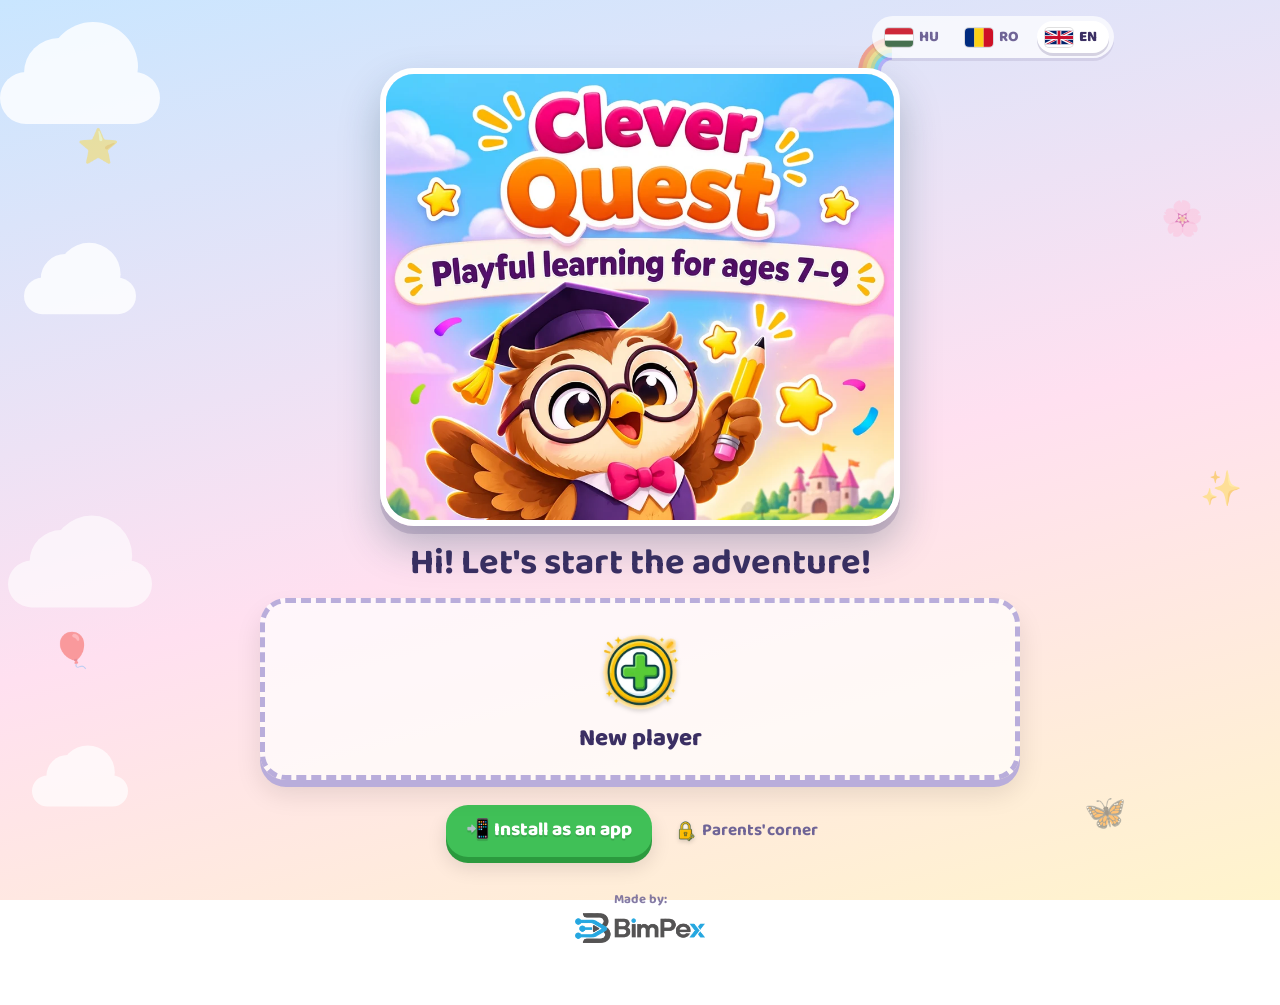
<file: index.html>
<!doctype html>
<html lang="hu">
<head>
  <meta charset="utf-8">
  <meta name="viewport" content="width=device-width, initial-scale=1, viewport-fit=cover">
  <!--LANG-META-->
  <title>Okos Kaland · Aventura Isteață · Clever Quest</title>
  <meta name="description" content="Játékos tanulás 7–9 éveseknek · Învățare prin joacă pentru copii de 7–9 ani · Playful learning for ages 7–9 – magyarul, românește, in English.">
  <meta property="og:type" content="website">
  <meta property="og:site_name" content="Okos Kaland · Aventura Isteață · Clever Quest">
  <meta property="og:title" content="Okos Kaland · Aventura Isteață · Clever Quest">
  <meta property="og:description" content="Játékos tanulás 7–9 éveseknek · Învățare prin joacă pentru copii de 7–9 ani · Playful learning for ages 7–9. Ingyenes · Gratuit · Free.">
  <meta property="og:image" content="https://sdesign-joe.github.io/okos-kaland/img/og-multi.jpg">
  <meta property="og:image:width" content="1200">
  <meta property="og:image:height" content="630">
  <meta property="og:locale" content="hu_HU">
  <meta property="og:locale:alternate" content="ro_RO">
  <meta property="og:locale:alternate" content="en_GB">
  <meta name="twitter:card" content="summary_large_image">
  <!--/LANG-META-->
  <!-- Ikonok és telepíthető alkalmazás (PWA) -->
  <link rel="icon" href="favicon.ico" sizes="any">
  <link rel="icon" type="image/png" sizes="32x32" href="img/icon-32.png">
  <link rel="icon" type="image/png" sizes="192x192" href="img/icon-192.png">
  <link rel="apple-touch-icon" href="img/icon-180.png">
  <link rel="manifest" href="manifest.webmanifest"><!--MANIFEST-->
  <meta name="theme-color" content="#0e788c">
  <meta name="mobile-web-app-capable" content="yes">
  <meta name="apple-mobile-web-app-capable" content="yes">
  <meta name="apple-mobile-web-app-title" content="Okos Kaland"><!--APPTITLE-->
  <meta name="apple-mobile-web-app-status-bar-style" content="default">
  <link rel="preload" as="image" href="img/logo-hu.webp"><!--PRELOAD-->
  <link rel="preconnect" href="https://fonts.googleapis.com">
  <link rel="preconnect" href="https://fonts.gstatic.com" crossorigin>
  <link href="https://fonts.googleapis.com/css2?family=Baloo+2:wght@500;700;800&display=swap" rel="stylesheet">
  <link rel="stylesheet" href="css/style.css">
</head>
<body>
  <!-- Háttér: felhők és lebegő díszek -->
  <div class="sky" aria-hidden="true">
    <div class="cloud c1"></div><div class="cloud c2"></div><div class="cloud c3"></div><div class="cloud c4"></div>
    <span class="floaty f1">⭐</span><span class="floaty f2">🎈</span><span class="floaty f3">🌸</span>
    <span class="floaty f4">✨</span><span class="floaty f5">🦋</span><span class="floaty f6">🌈</span>
  </div>

  <main id="app"></main>

  <canvas id="confetti" aria-hidden="true"></canvas>
  <div id="toast" role="status" aria-live="polite"></div>
  <div id="layer"></div>

  <noscript>Az Okos Kaland működéséhez engedélyezd a JavaScriptet a böngészőben.</noscript>

  <!-- Alap modulok -->
  <script src="js/config.js"></script>
  <script src="js/util.js"></script>
  <script src="js/storage.js"></script>
  <script src="js/i18n.js"></script>
  <script src="js/tts.js"></script>
  <script src="js/rewards.js"></script>
  <script src="js/pics.js"></script>
  <script src="js/stats.js"></script>
  <script src="js/engine.js"></script>

  <!-- Játékok – új játékfájlt ide kell felvenni -->
  <script src="js/games/matek.js"></script>
  <script src="js/games/nyelvtan.js"></script>
  <script src="js/games/irodalom.js"></script>
  <script src="js/games/mesekeszito.js"></script>
  <script src="js/games/ujjatekok.js"></script>
  <script src="js/games/ujjatekok2.js"></script>
  <script src="js/games/nyelvi.js"></script>

  <!-- Alkalmazás (mindig utolsó) -->
  <!-- Bővítő modulok (a program indulásakor kapcsolódnak be) -->
  <script src="js/features/learning.js"></script>
  <script src="js/features/shop.js"></script>
  <script src="js/features/share.js"></script>
  <script src="js/features/trace.js"></script>
  <script src="js/features/worksheet.js"></script>
  <script src="js/features/duel.js"></script>
  <script src="js/features/advent.js"></script>
  <script src="js/app.js"></script>
</body>
</html>
</file>
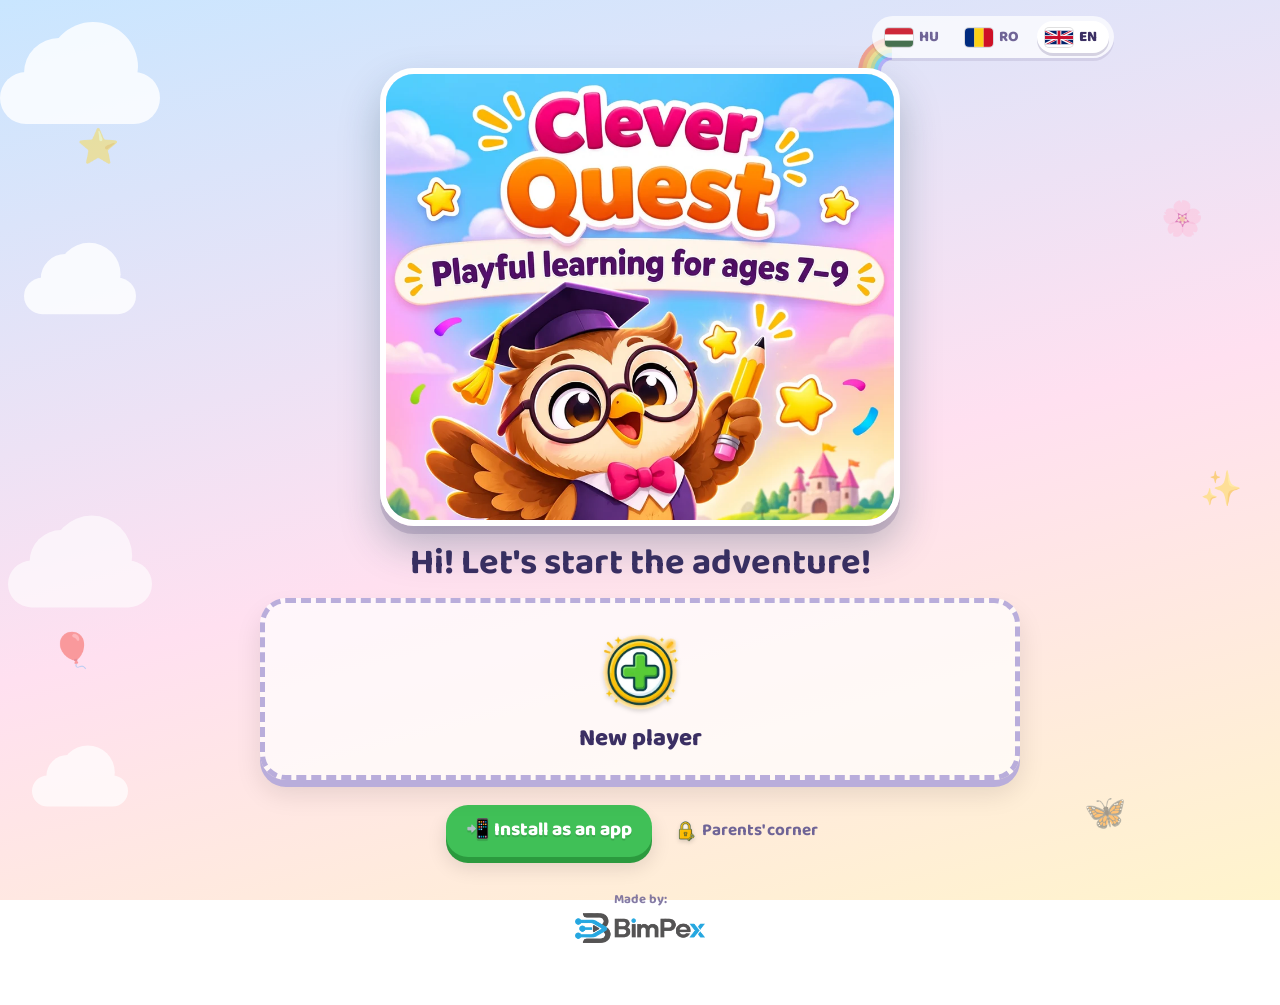
<file: en.html>
<!doctype html>
<html lang="en" data-page-lang="en">
<head>
  <meta charset="utf-8">
  <meta name="viewport" content="width=device-width, initial-scale=1, viewport-fit=cover">
  <!--LANG-META-->
  <title>Clever Quest</title>
  <meta name="description" content="Playful learning for ages 7–9: maths, language, stories and poems – in English, Hungarian and Romanian.">
  <meta property="og:type" content="website">
  <meta property="og:site_name" content="Clever Quest">
  <meta property="og:title" content="Clever Quest – playful learning for ages 7–9">
  <meta property="og:description" content="Maths, language and stories in one game – in English, Hungarian and Romanian. Free, no ads, no sign-up.">
  <meta property="og:image" content="https://sdesign-joe.github.io/okos-kaland/img/og-en.jpg">
  <meta property="og:image:width" content="1200">
  <meta property="og:image:height" content="630">
  <meta property="og:locale" content="en_GB">
  <meta name="twitter:card" content="summary_large_image">
  <!--/LANG-META-->
  <!-- Ikonok és telepíthető alkalmazás (PWA) -->
  <link rel="icon" href="favicon.ico" sizes="any">
  <link rel="icon" type="image/png" sizes="32x32" href="img/icon-32.png">
  <link rel="icon" type="image/png" sizes="192x192" href="img/icon-192.png">
  <link rel="apple-touch-icon" href="img/icon-180.png">
  <link rel="manifest" href="manifest-en.webmanifest"><!--MANIFEST-->
  <meta name="theme-color" content="#0e788c">
  <meta name="mobile-web-app-capable" content="yes">
  <meta name="apple-mobile-web-app-capable" content="yes">
  <meta name="apple-mobile-web-app-title" content="Clever Quest"><!--APPTITLE-->
  <meta name="apple-mobile-web-app-status-bar-style" content="default">
  <link rel="preload" as="image" href="img/logo-en.webp"><!--PRELOAD-->
  <link rel="preconnect" href="https://fonts.googleapis.com">
  <link rel="preconnect" href="https://fonts.gstatic.com" crossorigin>
  <link href="https://fonts.googleapis.com/css2?family=Baloo+2:wght@500;700;800&display=swap" rel="stylesheet">
  <link rel="stylesheet" href="css/style.css">
</head>
<body>
  <!-- Háttér: felhők és lebegő díszek -->
  <div class="sky" aria-hidden="true">
    <div class="cloud c1"></div><div class="cloud c2"></div><div class="cloud c3"></div><div class="cloud c4"></div>
    <span class="floaty f1">⭐</span><span class="floaty f2">🎈</span><span class="floaty f3">🌸</span>
    <span class="floaty f4">✨</span><span class="floaty f5">🦋</span><span class="floaty f6">🌈</span>
  </div>

  <main id="app"></main>

  <canvas id="confetti" aria-hidden="true"></canvas>
  <div id="toast" role="status" aria-live="polite"></div>
  <div id="layer"></div>

  <noscript>Az Okos Kaland működéséhez engedélyezd a JavaScriptet a böngészőben.</noscript>

  <!-- Alap modulok -->
  <script src="js/config.js"></script>
  <script src="js/util.js"></script>
  <script src="js/storage.js"></script>
  <script src="js/i18n.js"></script>
  <script src="js/tts.js"></script>
  <script src="js/rewards.js"></script>
  <script src="js/pics.js"></script>
  <script src="js/stats.js"></script>
  <script src="js/engine.js"></script>

  <!-- Játékok – új játékfájlt ide kell felvenni -->
  <script src="js/games/matek.js"></script>
  <script src="js/games/nyelvtan.js"></script>
  <script src="js/games/irodalom.js"></script>
  <script src="js/games/mesekeszito.js"></script>
  <script src="js/games/ujjatekok.js"></script>
  <script src="js/games/ujjatekok2.js"></script>
  <script src="js/games/nyelvi.js"></script>

  <!-- Alkalmazás (mindig utolsó) -->
  <!-- Bővítő modulok (a program indulásakor kapcsolódnak be) -->
  <script src="js/features/learning.js"></script>
  <script src="js/features/shop.js"></script>
  <script src="js/features/share.js"></script>
  <script src="js/features/trace.js"></script>
  <script src="js/features/worksheet.js"></script>
  <script src="js/features/duel.js"></script>
  <script src="js/features/advent.js"></script>
  <script src="js/app.js"></script>
</body>
</html>
</file>
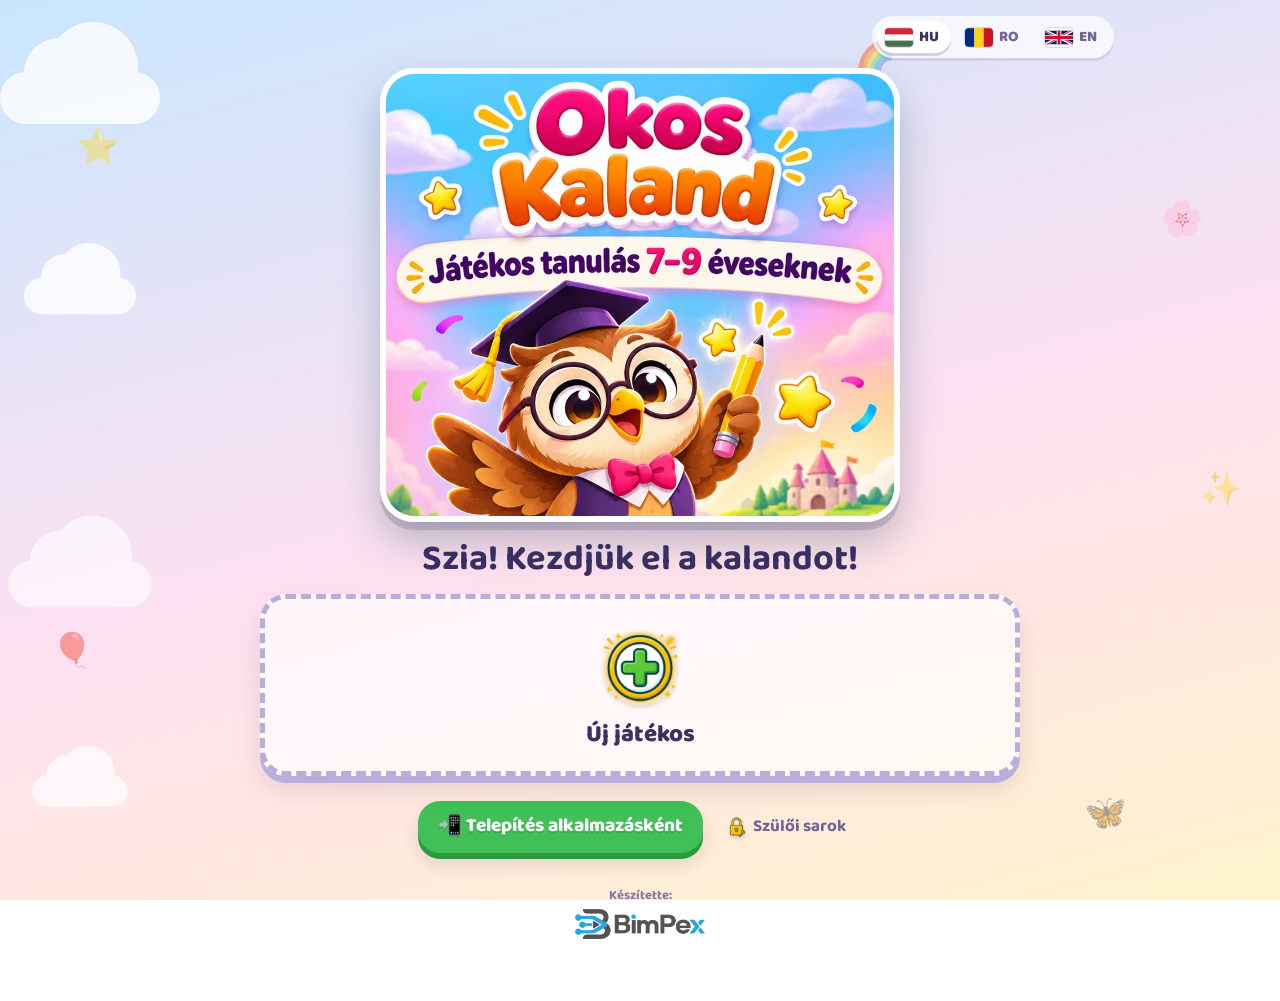
<file: hu.html>
<!doctype html>
<html lang="hu" data-page-lang="hu">
<head>
  <meta charset="utf-8">
  <meta name="viewport" content="width=device-width, initial-scale=1, viewport-fit=cover">
  <!--LANG-META-->
  <title>Okos Kaland</title>
  <meta name="description" content="Játékos tanulás 7–9 éveseknek: matek, nyelvtan, mesék és versek – magyarul, románul és angolul.">
  <meta property="og:type" content="website">
  <meta property="og:site_name" content="Okos Kaland">
  <meta property="og:title" content="Okos Kaland – játékos tanulás 7–9 éveseknek">
  <meta property="og:description" content="Matek, nyelvtan és mesék egyetlen játékban – magyarul, románul és angolul. Ingyenes, reklám és regisztráció nélkül.">
  <meta property="og:image" content="https://sdesign-joe.github.io/okos-kaland/img/og-hu.jpg">
  <meta property="og:image:width" content="1200">
  <meta property="og:image:height" content="630">
  <meta property="og:locale" content="hu_HU">
  <meta name="twitter:card" content="summary_large_image">
  <!--/LANG-META-->
  <!-- Ikonok és telepíthető alkalmazás (PWA) -->
  <link rel="icon" href="favicon.ico" sizes="any">
  <link rel="icon" type="image/png" sizes="32x32" href="img/icon-32.png">
  <link rel="icon" type="image/png" sizes="192x192" href="img/icon-192.png">
  <link rel="apple-touch-icon" href="img/icon-180.png">
  <link rel="manifest" href="manifest-hu.webmanifest"><!--MANIFEST-->
  <meta name="theme-color" content="#0e788c">
  <meta name="mobile-web-app-capable" content="yes">
  <meta name="apple-mobile-web-app-capable" content="yes">
  <meta name="apple-mobile-web-app-title" content="Okos Kaland"><!--APPTITLE-->
  <meta name="apple-mobile-web-app-status-bar-style" content="default">
  <link rel="preload" as="image" href="img/logo-hu.webp"><!--PRELOAD-->
  <link rel="preconnect" href="https://fonts.googleapis.com">
  <link rel="preconnect" href="https://fonts.gstatic.com" crossorigin>
  <link href="https://fonts.googleapis.com/css2?family=Baloo+2:wght@500;700;800&display=swap" rel="stylesheet">
  <link rel="stylesheet" href="css/style.css">
</head>
<body>
  <!-- Háttér: felhők és lebegő díszek -->
  <div class="sky" aria-hidden="true">
    <div class="cloud c1"></div><div class="cloud c2"></div><div class="cloud c3"></div><div class="cloud c4"></div>
    <span class="floaty f1">⭐</span><span class="floaty f2">🎈</span><span class="floaty f3">🌸</span>
    <span class="floaty f4">✨</span><span class="floaty f5">🦋</span><span class="floaty f6">🌈</span>
  </div>

  <main id="app"></main>

  <canvas id="confetti" aria-hidden="true"></canvas>
  <div id="toast" role="status" aria-live="polite"></div>
  <div id="layer"></div>

  <noscript>Az Okos Kaland működéséhez engedélyezd a JavaScriptet a böngészőben.</noscript>

  <!-- Alap modulok -->
  <script src="js/config.js"></script>
  <script src="js/util.js"></script>
  <script src="js/storage.js"></script>
  <script src="js/i18n.js"></script>
  <script src="js/tts.js"></script>
  <script src="js/rewards.js"></script>
  <script src="js/pics.js"></script>
  <script src="js/stats.js"></script>
  <script src="js/engine.js"></script>

  <!-- Játékok – új játékfájlt ide kell felvenni -->
  <script src="js/games/matek.js"></script>
  <script src="js/games/nyelvtan.js"></script>
  <script src="js/games/irodalom.js"></script>
  <script src="js/games/mesekeszito.js"></script>
  <script src="js/games/ujjatekok.js"></script>
  <script src="js/games/ujjatekok2.js"></script>
  <script src="js/games/nyelvi.js"></script>

  <!-- Alkalmazás (mindig utolsó) -->
  <!-- Bővítő modulok (a program indulásakor kapcsolódnak be) -->
  <script src="js/features/learning.js"></script>
  <script src="js/features/shop.js"></script>
  <script src="js/features/share.js"></script>
  <script src="js/features/trace.js"></script>
  <script src="js/features/worksheet.js"></script>
  <script src="js/features/duel.js"></script>
  <script src="js/features/advent.js"></script>
  <script src="js/app.js"></script>
</body>
</html>
</file>
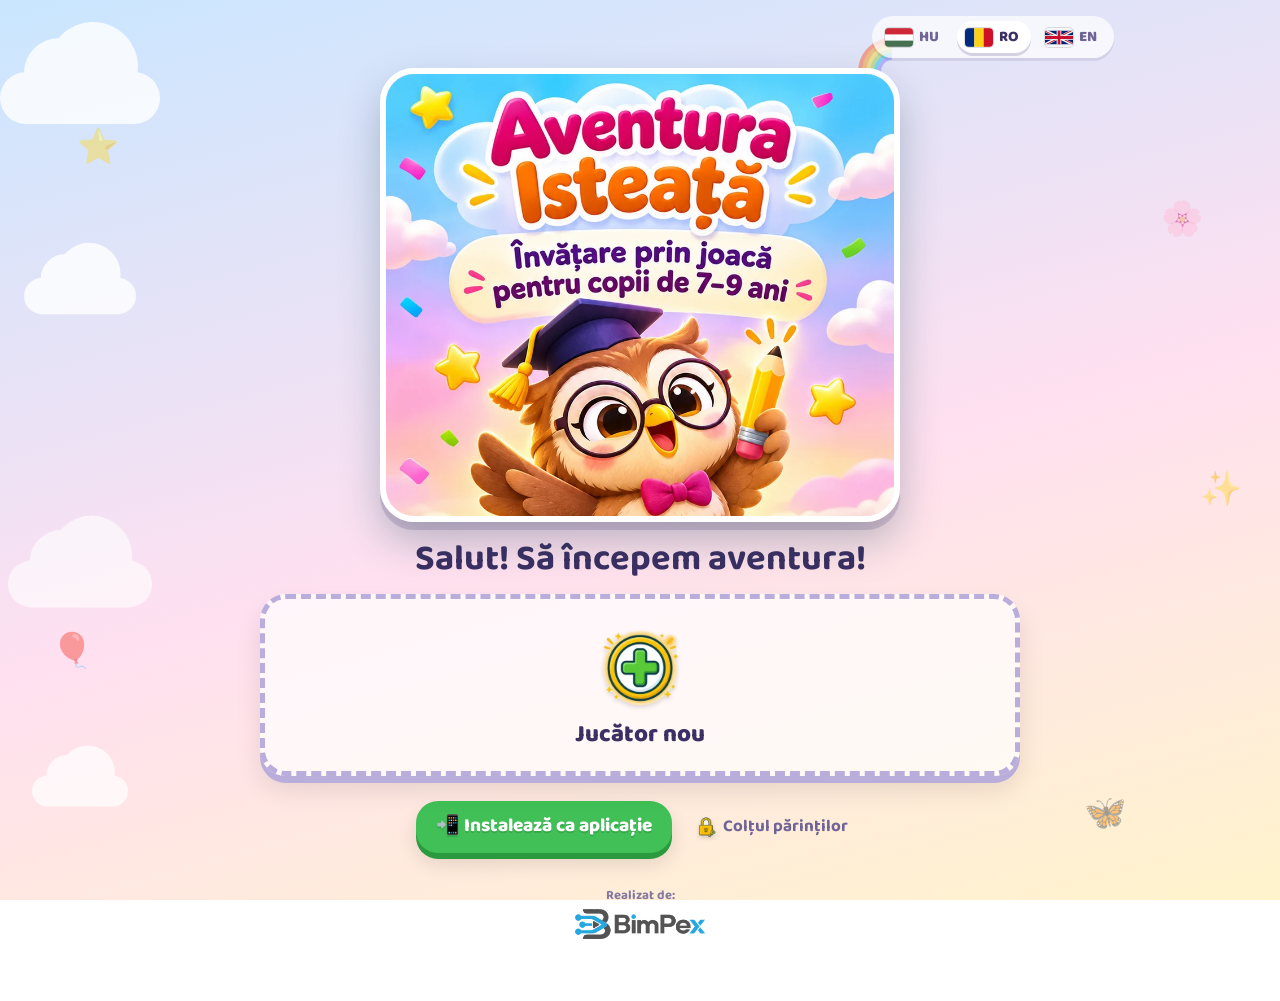
<file: ro.html>
<!doctype html>
<html lang="ro" data-page-lang="ro">
<head>
  <meta charset="utf-8">
  <meta name="viewport" content="width=device-width, initial-scale=1, viewport-fit=cover">
  <!--LANG-META-->
  <title>Aventura Isteață</title>
  <meta name="description" content="Învățare prin joacă pentru copii de 7–9 ani: matematică, limbă, povești și poezii – în română, maghiară și engleză.">
  <meta property="og:type" content="website">
  <meta property="og:site_name" content="Aventura Isteață">
  <meta property="og:title" content="Aventura Isteață – învățare prin joacă pentru copii de 7–9 ani">
  <meta property="og:description" content="Matematică, limbă și povești într-un singur joc – în română, maghiară și engleză. Gratuit, fără reclame și fără cont.">
  <meta property="og:image" content="https://sdesign-joe.github.io/okos-kaland/img/og-ro.jpg">
  <meta property="og:image:width" content="1200">
  <meta property="og:image:height" content="630">
  <meta property="og:locale" content="ro_RO">
  <meta name="twitter:card" content="summary_large_image">
  <!--/LANG-META-->
  <!-- Ikonok és telepíthető alkalmazás (PWA) -->
  <link rel="icon" href="favicon.ico" sizes="any">
  <link rel="icon" type="image/png" sizes="32x32" href="img/icon-32.png">
  <link rel="icon" type="image/png" sizes="192x192" href="img/icon-192.png">
  <link rel="apple-touch-icon" href="img/icon-180.png">
  <link rel="manifest" href="manifest-ro.webmanifest"><!--MANIFEST-->
  <meta name="theme-color" content="#0e788c">
  <meta name="mobile-web-app-capable" content="yes">
  <meta name="apple-mobile-web-app-capable" content="yes">
  <meta name="apple-mobile-web-app-title" content="Aventura Isteață"><!--APPTITLE-->
  <meta name="apple-mobile-web-app-status-bar-style" content="default">
  <link rel="preload" as="image" href="img/logo-ro.webp"><!--PRELOAD-->
  <link rel="preconnect" href="https://fonts.googleapis.com">
  <link rel="preconnect" href="https://fonts.gstatic.com" crossorigin>
  <link href="https://fonts.googleapis.com/css2?family=Baloo+2:wght@500;700;800&display=swap" rel="stylesheet">
  <link rel="stylesheet" href="css/style.css">
</head>
<body>
  <!-- Háttér: felhők és lebegő díszek -->
  <div class="sky" aria-hidden="true">
    <div class="cloud c1"></div><div class="cloud c2"></div><div class="cloud c3"></div><div class="cloud c4"></div>
    <span class="floaty f1">⭐</span><span class="floaty f2">🎈</span><span class="floaty f3">🌸</span>
    <span class="floaty f4">✨</span><span class="floaty f5">🦋</span><span class="floaty f6">🌈</span>
  </div>

  <main id="app"></main>

  <canvas id="confetti" aria-hidden="true"></canvas>
  <div id="toast" role="status" aria-live="polite"></div>
  <div id="layer"></div>

  <noscript>Az Okos Kaland működéséhez engedélyezd a JavaScriptet a böngészőben.</noscript>

  <!-- Alap modulok -->
  <script src="js/config.js"></script>
  <script src="js/util.js"></script>
  <script src="js/storage.js"></script>
  <script src="js/i18n.js"></script>
  <script src="js/tts.js"></script>
  <script src="js/rewards.js"></script>
  <script src="js/pics.js"></script>
  <script src="js/stats.js"></script>
  <script src="js/engine.js"></script>

  <!-- Játékok – új játékfájlt ide kell felvenni -->
  <script src="js/games/matek.js"></script>
  <script src="js/games/nyelvtan.js"></script>
  <script src="js/games/irodalom.js"></script>
  <script src="js/games/mesekeszito.js"></script>
  <script src="js/games/ujjatekok.js"></script>
  <script src="js/games/ujjatekok2.js"></script>
  <script src="js/games/nyelvi.js"></script>

  <!-- Alkalmazás (mindig utolsó) -->
  <!-- Bővítő modulok (a program indulásakor kapcsolódnak be) -->
  <script src="js/features/learning.js"></script>
  <script src="js/features/shop.js"></script>
  <script src="js/features/share.js"></script>
  <script src="js/features/trace.js"></script>
  <script src="js/features/worksheet.js"></script>
  <script src="js/features/duel.js"></script>
  <script src="js/features/advent.js"></script>
  <script src="js/app.js"></script>
</body>
</html>
</file>
<file: css/style.css>
/* Okos Kaland – megjelenés */
:root {
  --ink: #3b2f63;
  --ink-soft: #6f6496;
  --card: #ffffff;
  --bg1: #c9e6ff;
  --bg2: #ffe0f0;
  --bg3: #fff4cc;

  --pink: #ff6fa8;   --pink-d: #e0457f;
  --orange: #ffa94d; --orange-d: #e8830f;
  --yellow: #ffd43b; --yellow-d: #e0b100;
  --green: #40c057;  --green-d: #2b9a3e;
  --blue: #4dabf7;   --blue-d: #1c7ed6;
  --violet: #845ef7; --violet-d: #6741d9;
  --red: #ff6b6b;    --red-d: #e03131;

  --r: 26px;
  --lift: 0 6px 0 rgba(59, 47, 99, .16), 0 14px 28px rgba(59, 47, 99, .12);
}

* { box-sizing: border-box; }
html, body { margin: 0; min-height: 100%; }
body {
  font-family: 'Baloo 2', 'Comic Sans MS', 'Trebuchet MS', system-ui, sans-serif;
  color: var(--ink);
  font-size: 20px;
  line-height: 1.35;
  background: linear-gradient(165deg, var(--bg1) 0%, var(--bg2) 55%, var(--bg3) 100%);
  background-attachment: fixed;
  -webkit-tap-highlight-color: transparent;
  overflow-x: hidden;
}
button { font: inherit; color: inherit; cursor: pointer; border: 0; background: none; touch-action: manipulation; }
button:focus-visible, input:focus-visible, select:focus-visible { outline: 4px solid var(--violet); outline-offset: 3px; }
h1, h2, h3 { margin: 0; line-height: 1.1; }

/* ---------- Háttér ---------- */
.sky { position: fixed; top: 0; right: 0; bottom: 0; left: 0; inset: 0; pointer-events: none; z-index: 0; overflow: hidden; }
.cloud {
  position: absolute; width: 160px; height: 52px; background: #fff; border-radius: 60px; opacity: .8;
  animation: drift linear infinite;
}
.cloud::before, .cloud::after { content: ''; position: absolute; background: #fff; border-radius: 50%; }
.cloud::before { width: 70px; height: 70px; top: -34px; left: 24px; }
.cloud::after { width: 90px; height: 90px; top: -50px; right: 22px; }
.c1 { top: 8%;  animation-duration: 70s; animation-delay: -10s; }
.c2 { top: 30%; animation-duration: 95s; animation-delay: -60s; transform: scale(.7); }
.c3 { top: 62%; animation-duration: 80s; animation-delay: -35s; transform: scale(.9); opacity: .6; }
.c4 { top: 85%; animation-duration: 110s; animation-delay: -80s; transform: scale(.6); opacity: .7; }
@keyframes drift { from { left: -220px; } to { left: 110%; } }

.floaty { position: absolute; font-size: 34px; opacity: .45; animation: floaty 9s ease-in-out infinite; }
.f1 { top: 14%; left: 6%; } .f2 { top: 70%; left: 4%; animation-delay: -2s; }
.f3 { top: 22%; right: 6%; animation-delay: -4s; } .f4 { top: 52%; right: 3%; animation-delay: -1s; }
.f5 { top: 88%; right: 12%; animation-delay: -6s; } .f6 { top: 4%; right: 30%; animation-delay: -3s; }
@keyframes floaty { 0%,100% { transform: translateY(0) rotate(-6deg); } 50% { transform: translateY(-22px) rotate(6deg); } }

#app { position: relative; z-index: 1; max-width: 980px; margin: 0 auto; padding: 16px 16px 48px; min-height: 100vh; min-height: 100dvh; }
#confetti { position: fixed; top: 0; right: 0; bottom: 0; left: 0; inset: 0; pointer-events: none; z-index: 50; }

/* ---------- Animációk ---------- */
.pop { animation: pop .45s cubic-bezier(.3, 1.6, .5, 1) both; }
@keyframes pop { from { transform: scale(.6); opacity: 0; } to { transform: scale(1); opacity: 1; } }
.bob { animation: bob 2.6s ease-in-out infinite; }
@keyframes bob { 0%,100% { transform: translateY(0) rotate(-3deg); } 50% { transform: translateY(-10px) rotate(3deg); } }
.bounce { animation: bounce .8s cubic-bezier(.3, 1.8, .5, 1) both; }
@keyframes bounce { 0% { transform: scale(.2) rotate(-20deg); } 60% { transform: scale(1.15) rotate(6deg); } 100% { transform: scale(1) rotate(0); } }
.shake { animation: shake .45s; }
@keyframes shake { 0%,100% { transform: translateX(0); } 20%,60% { transform: translateX(-10px); } 40%,80% { transform: translateX(10px); } }
.bump { animation: bump .45s; }
@keyframes bump { 50% { transform: scale(1.35); } }

/* ---------- Általános elemek ---------- */
.screen { animation: fadeUp .35s ease both; }
@keyframes fadeUp { from { opacity: 0; transform: translateY(14px); } to { opacity: 1; transform: none; } }
.center { text-align: center; }
.narrow { max-width: 620px; margin: 0 auto; }
.card { background: var(--card); border-radius: var(--r); box-shadow: var(--lift); padding: 22px; }
.title { font-size: clamp(26px, 5vw, 36px); margin: 18px 0 14px; }
.lead { text-align: center; color: var(--ink-soft); margin: 6px 0 14px; }
.muted { color: var(--ink-soft); }
.err { color: var(--red-d); min-height: 1.2em; margin: 8px 0; font-weight: 700; }
.ok { color: var(--green-d); min-height: 1.2em; font-weight: 700; }
code { background: #f1ecff; padding: 1px 6px; border-radius: 6px; font-size: .85em; }

.big-btn {
  --b: var(--green); --bd: var(--green-d);
  display: inline-flex; align-items: center; justify-content: center; gap: 8px;
  min-height: 64px; padding: 10px 26px; border-radius: 22px;
  background: var(--b); color: #fff; font-weight: 800; font-size: 22px;
  box-shadow: 0 6px 0 var(--bd), 0 10px 20px rgba(0,0,0,.12);
  transition: transform .1s, box-shadow .1s;
  text-shadow: 0 2px 0 rgba(0,0,0,.12);
}
.big-btn:active { transform: translateY(5px); box-shadow: 0 1px 0 var(--bd); }
.big-btn small { background: rgba(255,255,255,.3); border-radius: 12px; padding: 0 8px; font-size: 16px; }
.big-btn.green { --b: var(--green); --bd: var(--green-d); }
.big-btn.blue { --b: var(--blue); --bd: var(--blue-d); }
.big-btn.yellow { --b: var(--yellow); --bd: var(--yellow-d); color: #5c3d00; text-shadow: none; }
.big-btn.red { --b: var(--red); --bd: var(--red-d); }
.big-btn.small { min-height: 52px; font-size: 19px; padding: 8px 20px; margin-top: 12px; }
.row-btns { display: flex; flex-wrap: wrap; gap: 14px; justify-content: center; margin-top: 22px; }
.row-btns.left { justify-content: flex-start; margin-top: 10px; }

.icon-btn {
  width: 56px; height: 56px; flex: none; border-radius: 18px; background: #fff; font-size: 24px;
  box-shadow: 0 5px 0 rgba(59,47,99,.18); display: grid; place-items: center;
}
.icon-btn:active { transform: translateY(4px); box-shadow: 0 1px 0 rgba(59,47,99,.18); }
.link-btn { margin-top: 30px; color: var(--ink-soft); font-weight: 700; font-size: 17px; padding: 10px 16px; border-radius: 14px; }
@media (hover: hover) { .link-btn:hover { background: rgba(255,255,255,.6); } }
.link-btn.inline { margin: 0; padding: 0 4px; text-decoration: underline; }
.mini-btn {
  display: inline-flex; align-items: center; gap: 6px; padding: 8px 14px; border-radius: 14px; font-size: 16px; font-weight: 700;
  background: #eef3ff; color: var(--ink); box-shadow: 0 3px 0 #cdd8f5; cursor: pointer;
}
.mini-btn.red { background: #ffe8e8; box-shadow: 0 3px 0 #ffc4c4; }
.pill { background: #fff; border-radius: 999px; padding: 6px 16px; font-weight: 800; box-shadow: 0 4px 0 rgba(59,47,99,.15); white-space: nowrap; }
.pill.star { background: #fff6cc; color: #8a5a00; }

.topbar { display: flex; align-items: center; gap: 14px; margin-bottom: 18px; }
.topbar h2 { flex: 1; font-size: clamp(22px, 4.5vw, 30px); }

/* ---------- Logó, kabala ---------- */
.logo { margin-top: 10px; }
.logo-owl { font-size: 92px; display: inline-block; filter: drop-shadow(0 8px 0 rgba(59,47,99,.12)); }
.logo h1 {
  font-size: clamp(44px, 10vw, 72px); font-weight: 800; letter-spacing: 1px;
  background: linear-gradient(90deg, var(--pink), var(--orange), var(--green), var(--blue), var(--violet));
  -webkit-background-clip: text; background-clip: text; color: transparent;
  filter: drop-shadow(0 4px 0 #fff);
}
.tag { margin: 16px 0 0; color: var(--ink-soft); font-weight: 700; }

.mascot-row { display: flex; align-items: center; gap: 12px; margin: 16px 0; }
.mascot { font-size: 64px; flex: none; filter: drop-shadow(0 5px 0 rgba(59,47,99,.12)); }
.bubble {
  position: relative; flex: 1; background: #fff; border-radius: 24px; padding: 14px 20px; font-weight: 700;
  font-size: clamp(19px, 3.6vw, 24px); box-shadow: var(--lift); display: flex; align-items: center; gap: 10px;
}
.bubble > span { flex: 1; }
.bubble::before {
  content: ''; position: absolute; left: -14px; top: 50%; margin-top: -12px;
  border: 12px solid transparent; border-right: 16px solid #fff; border-left: 0;
}
.speak { flex: none; width: 48px; height: 48px; border-radius: 50%; background: #f1ecff; font-size: 22px; }
.speak:active { transform: scale(.9); }

/* ---------- Játékosválasztó ---------- */
.profile-grid { display: grid; grid-template-columns: repeat(auto-fit, minmax(170px, 1fr)); gap: 18px; max-width: 760px; margin: 0 auto; }
.profile-card {
  --c: var(--pink);
  display: flex; flex-direction: column; align-items: center; gap: 4px; padding: 20px 12px;
  background: #fff; border-radius: var(--r); border: 5px solid var(--c);
  box-shadow: 0 7px 0 var(--c), 0 14px 26px rgba(0,0,0,.1);
  transition: transform .15s;
}
@media (hover: hover) { .profile-card:hover { transform: translateY(-4px) rotate(-1deg); } }
.profile-card:active { transform: translateY(4px); }
.profile-card.add { border-style: dashed; --c: #b9addb; background: rgba(255,255,255,.7); }
.pc-avatar { font-size: 64px; line-height: 1.1; }
.pc-name { font-size: 24px; font-weight: 800; word-break: break-word; }
.pc-meta { color: var(--ink-soft); font-size: 16px; font-weight: 700; }

/* ---------- Profil űrlap ---------- */
.form { display: flex; flex-direction: column; }
.form p { margin: 0 0 10px; }
.preview {
  --c: var(--pink); width: 120px; height: 120px; margin: 0 auto 8px; border-radius: 50%;
  background: #f3eeff; background: color-mix(in srgb, var(--c) 30%, white); border: 6px solid var(--c);
  display: grid; place-items: center; font-size: 66px; transition: border-color .2s, background .2s;
}
.lbl { font-weight: 800; margin: 16px 0 8px; font-size: 21px; }
.txt {
  font: inherit; font-size: 24px; font-weight: 700; color: var(--ink); padding: 12px 18px; border-radius: 18px;
  border: 4px solid #e2dbf7; background: #faf8ff; width: 100%;
}
.txt:focus { border-color: var(--violet); outline: none; }
.chips { display: flex; flex-wrap: wrap; gap: 10px; }
.chip {
  min-width: 56px; height: 56px; border-radius: 16px; background: #f1ecff; font-weight: 800; font-size: 22px;
  box-shadow: 0 4px 0 #d9cff5; padding: 0 12px;
}
.chip.on { background: var(--violet); color: #fff; box-shadow: 0 4px 0 var(--violet-d); }
.avatars { display: grid; grid-template-columns: repeat(auto-fill, minmax(62px, 1fr)); gap: 10px; }
.av { height: 62px; font-size: 38px; border-radius: 18px; background: #f7f4ff; border: 4px solid transparent; }
.av.on { border-color: var(--violet); background: #ece5ff; transform: scale(1.08); }
.colors { display: flex; flex-wrap: wrap; gap: 12px; }
.sw { width: 52px; height: 52px; border-radius: 50%; background: var(--c); border: 5px solid #fff; box-shadow: 0 0 0 3px #e2dbf7; }
.sw.on { box-shadow: 0 0 0 4px var(--ink); transform: scale(1.1); }
.form .big-btn { margin-top: 18px; }

/* ---------- Főoldal ---------- */
.userbar {
  --c: var(--pink); display: flex; align-items: center; gap: 14px; background: #fff; border-radius: var(--r);
  padding: 10px 16px 10px 10px; box-shadow: var(--lift); border: 4px solid var(--c);
}
.ub-av { width: 66px; height: 66px; flex: none; border-radius: 50%; font-size: 42px; background: #f3eeff; background: color-mix(in srgb, var(--c) 25%, white); }
.ub-info { flex: 0 1 auto; display: flex; flex-direction: column; min-width: 0; }
.userbar .pill.star { margin-left: auto; flex: none; }
.ub-info b { font-size: 26px; overflow: hidden; text-overflow: ellipsis; white-space: nowrap; }
.ub-info span { color: var(--ink-soft); font-weight: 700; font-size: 17px; }
.rankbar {
  position: relative; height: 34px; margin-top: 12px; border-radius: 999px; background: rgba(255,255,255,.75);
  overflow: hidden; box-shadow: inset 0 3px 0 rgba(59,47,99,.08);
}
.rb-fill { position: absolute; top: 0; right: auto; bottom: 0; left: 0; inset: 0 auto 0 0; background: linear-gradient(90deg, var(--yellow), var(--orange)); border-radius: 999px; transition: width .6s; }
.rankbar span { position: relative; display: block; text-align: center; font-size: 15px; font-weight: 800; line-height: 34px; padding: 0 10px; white-space: nowrap; overflow: hidden; text-overflow: ellipsis; }

.subject-grid { display: grid; grid-template-columns: repeat(auto-fit, minmax(230px, 1fr)); gap: 18px; }
.subject-card {
  --c1: var(--blue); --c2: var(--violet); --cd: var(--violet-d);
  position: relative; display: flex; flex-direction: column; align-items: center; gap: 2px; padding: 24px 16px 20px;
  border-radius: 30px; color: #fff; overflow: hidden;
  background: linear-gradient(145deg, var(--c1), var(--c2));
  box-shadow: 0 8px 0 var(--cd), 0 18px 30px rgba(0,0,0,.15);
  transition: transform .15s;
}
.subject-card::after {
  content: ''; position: absolute; width: 160px; height: 160px; border-radius: 50%;
  background: rgba(255,255,255,.14); top: -60px; right: -50px;
}
@media (hover: hover) { .subject-card:hover { transform: translateY(-5px) scale(1.02); } }
.subject-card:active { transform: translateY(5px); box-shadow: 0 3px 0 var(--cd); }
.sc-icon { font-size: 70px; filter: drop-shadow(0 4px 0 rgba(0,0,0,.12)); }
.sc-title { font-size: 32px; font-weight: 800; text-shadow: 0 3px 0 rgba(0,0,0,.15); }
.sc-desc { font-weight: 700; opacity: .95; font-size: 18px; }
.sc-count { margin-top: 8px; background: rgba(255,255,255,.28); padding: 2px 14px; border-radius: 999px; font-weight: 800; font-size: 16px; }

.s-matek { --c1: #4dabf7; --c2: #5c7cfa; --cd: #3b5bdb; --accent: #4c6ef5; --soft: #e7efff; }
.s-nyelvtan { --c1: #ff8fab; --c2: #f06595; --cd: #c2255c; --accent: #e64980; --soft: #ffe8f1; }
.s-irodalom { --c1: #38d9a9; --c2: #40c057; --cd: #2b8a3e; --accent: #2f9e44; --soft: #e3fbec; }

/* ---------- Játéklista ---------- */
.game-grid { display: grid; grid-template-columns: repeat(auto-fill, minmax(210px, 1fr)); gap: 16px; }
.game-card {
  position: relative; display: flex; flex-direction: column; align-items: center; text-align: center; gap: 2px;
  padding: 18px 12px 16px; background: #fff; border-radius: var(--r);
  border: 4px solid var(--accent, var(--violet)); box-shadow: 0 6px 0 var(--accent, var(--violet)), 0 12px 22px rgba(0,0,0,.08);
  transition: transform .15s;
}
@media (hover: hover) { .game-card:hover { transform: translateY(-4px) rotate(.5deg); } }
.game-card:active { transform: translateY(4px); }
.gc-icon { font-size: 50px; width: 82px; height: 82px; border-radius: 50%; display: grid; place-items: center; background: var(--soft, #f1ecff); }
.gc-title { font-size: 22px; font-weight: 800; margin-top: 4px; }
.gc-desc { font-size: 16px; color: var(--ink-soft); font-weight: 600; }
.gc-best, .gc-new { margin-top: 8px; font-size: 15px; font-weight: 800; padding: 2px 12px; border-radius: 999px; }
.gc-best { background: #fff6cc; color: #8a5a00; }
.gc-new { background: var(--soft, #f1ecff); color: var(--accent, var(--violet)); }

/* ---------- Játék képernyő ---------- */
.play { max-width: 760px; margin: 0 auto; }
.playbar { display: flex; align-items: center; gap: 12px; }
.progress { position: relative; flex: 1; height: 30px; background: rgba(255,255,255,.8); border-radius: 999px; overflow: hidden; box-shadow: inset 0 3px 0 rgba(59,47,99,.08); }
.pg-fill { position: absolute; top: 0; right: auto; bottom: 0; left: 0; inset: 0 auto 0 0; background: linear-gradient(90deg, var(--c1), var(--c2)); border-radius: 999px; transition: width .5s; }
.progress span { position: relative; display: block; text-align: center; font-weight: 800; font-size: 16px; line-height: 30px; }

.task-card {
  background: #fff; border-radius: 30px; padding: 22px 18px; text-align: center; box-shadow: var(--lift);
  border: 5px solid var(--soft); margin-bottom: 12px;
}
.hint { text-align: center; color: var(--ink-soft); font-weight: 700; font-size: 17px; margin: 4px 8px 12px; }
.eq { font-size: clamp(40px, 10vw, 64px); font-weight: 800; letter-spacing: 2px; color: var(--ink); }
.qmark { display: inline-block; min-width: 1.2em; color: var(--accent); animation: bob 2s ease-in-out infinite; }
.slot { display: inline-block; min-width: 1.3em; border: 4px dashed var(--accent); border-radius: 16px; color: var(--accent); margin: 0 6px; }
.emoji-xl { font-size: clamp(64px, 16vw, 96px); line-height: 1.15; }
.emoji-xl.small { font-size: 54px; }
.word { font-size: clamp(34px, 8vw, 52px); font-weight: 800; letter-spacing: 2px; }
.big-word { letter-spacing: 1px; }
.gap {
  display: inline-block; width: 1.4em; height: 1.05em; vertical-align: -0.12em; margin: 0 4px;
  border: 4px dashed var(--accent); border-radius: 12px; background: var(--soft);
}
.sentence { font-size: clamp(26px, 6vw, 38px); font-weight: 800; }
.poem { font-size: clamp(22px, 5vw, 30px); font-weight: 700; line-height: 1.5; }
.source { margin-top: 10px; color: var(--ink-soft); font-style: italic; font-size: 17px; }
.book-title { display: inline-block; margin-top: 6px; background: var(--soft); color: var(--accent); padding: 4px 16px; border-radius: 999px; font-weight: 800; }

.groups { display: flex; flex-wrap: wrap; justify-content: center; gap: 10px; margin-top: 12px; }
.grp { background: var(--soft); border-radius: 16px; padding: 4px 10px; font-size: 26px; letter-spacing: 2px; }
.count-grid { display: flex; flex-wrap: wrap; justify-content: center; gap: 6px 10px; font-size: clamp(34px, 8vw, 46px); max-width: 560px; margin: 0 auto; }
.count-grid span { display: inline-block; animation: pop .4s both; }
.seq { display: flex; flex-wrap: wrap; justify-content: center; gap: 10px; }
.bead {
  min-width: 74px; height: 74px; padding: 0 10px; border-radius: 37px; display: grid; place-items: center;
  font-size: 30px; font-weight: 800; background: var(--soft); color: var(--ink); border: 4px solid var(--accent);
}
.bead.q { background: var(--accent); color: #fff; animation: bob 2s ease-in-out infinite; }

.coins { display: flex; flex-wrap: wrap; justify-content: center; gap: 14px; }
.coin {
  width: 90px; height: 90px; border-radius: 50%; display: flex; flex-direction: column; align-items: center; justify-content: center;
  font-weight: 800; color: #5c4400; box-shadow: inset 0 -6px 0 rgba(0,0,0,.15), 0 5px 0 rgba(0,0,0,.12);
  background: radial-gradient(circle at 35% 30%, #fff3bf, #f2c94c 60%, #d4a017);
  border: 4px solid #c99a12;
}
.coin b { font-size: 30px; line-height: 1; } .coin small { font-size: 15px; }
.coin.silver { background: radial-gradient(circle at 35% 30%, #fff, #d0d5dc 60%, #9aa3ad); border-color: #8a939e; color: #3b4048; }
.coin.copper { background: radial-gradient(circle at 35% 30%, #ffd8b0, #d9824a 60%, #a85a2a); border-color: #9c5426; color: #4a2300; }
.coin.bi1 { background: radial-gradient(circle at 50% 50%, #e3e7ec 0 45%, #f2c94c 47%, #d4a017 100%); border-color: #c99a12; }
.coin.bi2 { background: radial-gradient(circle at 50% 50%, #f2c94c 0 45%, #e3e7ec 47%, #9aa3ad 100%); border-color: #8a939e; color: #3b4048; }
.coin.bi1, .coin.bi2 { width: 100px; height: 100px; }

.clock { width: min(240px, 62vw); height: auto; }
.ck-rim { fill: var(--accent); }
.ck-face { fill: #fff; }
.ck-tick { stroke: #c5bfe0; stroke-width: 2; }
.ck-tick5 { stroke: var(--ink); stroke-width: 4; stroke-linecap: round; }
.ck-num { font-family: inherit; font-size: 20px; font-weight: 800; fill: var(--ink); text-anchor: middle; dominant-baseline: central; }
.ck-hour { stroke: var(--ink); stroke-width: 9; stroke-linecap: round; }
.ck-min { stroke: #ff6b6b; stroke-width: 6; stroke-linecap: round; }
.ck-dot { fill: var(--ink); }

/* Válaszgombok */
.answers { display: grid; gap: 14px; margin-top: 6px; }
.cols-1 { grid-template-columns: 1fr; }
.cols-2 { grid-template-columns: repeat(2, 1fr); }
.cols-3 { grid-template-columns: repeat(3, 1fr); }
.cols-4 { grid-template-columns: repeat(4, 1fr); }
.cols-5 { grid-template-columns: repeat(5, 1fr); }
.ans {
  min-height: 74px; padding: 10px 14px; border-radius: 22px; background: #fff; font-size: clamp(22px, 5vw, 30px); font-weight: 800;
  border: 4px solid var(--soft); box-shadow: 0 6px 0 var(--accent), 0 10px 18px rgba(0,0,0,.08);
  transition: transform .1s, background .2s; word-break: break-word;
}
.cols-1 .ans { font-size: clamp(20px, 4.5vw, 26px); }
.ans.sym { font-size: 48px; line-height: 1; }
.cols-3 .ans { font-size: clamp(18px, 4.5vw, 28px); }
.cols-3 .ans.sym { font-size: 52px; }
@media (hover: hover) { .ans:hover { background: var(--soft); } }
.ans:active { transform: translateY(5px); box-shadow: 0 1px 0 var(--accent); }
.ans.right, .slots.right .slot-box { background: var(--green); color: #fff; border-color: var(--green); box-shadow: 0 6px 0 var(--green-d); animation: bump .5s; }
.ans.wrong { background: #ffe3e3; border-color: var(--red); color: var(--red-d); box-shadow: 0 2px 0 var(--red); animation: shake .45s; opacity: .7; }
.ans.reveal, .slot-box.reveal { background: #d3f9d8; border-color: var(--green); color: var(--green-d); animation: glow 1.2s ease-in-out infinite; }
@keyframes glow { 50% { box-shadow: 0 0 0 8px rgba(64,192,87,.35), 0 6px 0 var(--green-d); } }

/* Sorba rakós feladat */
.slots { display: flex; flex-wrap: wrap; justify-content: center; gap: 10px; margin: 6px 0 18px; }
.slots.wrong { animation: shake .45s; }
.slot-box {
  min-width: 66px; height: 70px; padding: 0 12px; border-radius: 18px; border: 4px dashed var(--accent); background: rgba(255,255,255,.7);
  font-size: 28px; font-weight: 800;
}
.slot-box.filled { border-style: solid; background: #fff; box-shadow: 0 5px 0 var(--accent); }
.tiles { display: flex; flex-wrap: wrap; justify-content: center; gap: 12px; }
.tile {
  min-width: 70px; height: 74px; padding: 0 16px; border-radius: 20px; font-size: 30px; font-weight: 800; color: #fff;
  background: linear-gradient(145deg, var(--c1), var(--c2)); box-shadow: 0 6px 0 var(--cd);
}
.tile:active { transform: translateY(5px); box-shadow: 0 1px 0 var(--cd); }
.tile.used { opacity: .2; transform: scale(.9); box-shadow: none; }

.msg { text-align: center; margin-top: 16px; min-height: 40px; }
.encourage { display: inline-block; background: #fff4e6; color: #b35c00; font-weight: 800; padding: 10px 20px; border-radius: 18px; margin: 0; }
.reveal-box { background: #fff; border-radius: 22px; padding: 16px; box-shadow: var(--lift); font-weight: 700; }
.reveal-box b { color: var(--green-d); font-size: 1.15em; }

/* ---------- Felugró ablak ---------- */
.overlay {
  position: fixed; top: 0; right: 0; bottom: 0; left: 0; inset: 0; z-index: 40; display: grid; place-items: center; padding: 16px;
  background: rgba(59, 47, 99, .35); -webkit-backdrop-filter: blur(3px); backdrop-filter: blur(3px); animation: fadeUp .2s both;
}
.modal { width: min(440px, 100%); background: #fff; border-radius: 34px; padding: 26px 22px; text-align: center; box-shadow: 0 10px 0 rgba(59,47,99,.2), 0 30px 60px rgba(0,0,0,.25); border: 6px solid var(--yellow); }
.pp-emoji { font-size: 86px; line-height: 1.1; }
.pp-text { font-size: 32px; font-weight: 800; margin: 6px 0; }
.pp-sub { font-size: 22px; font-weight: 800; color: #b07800; }
.pp-explain { margin: 14px 0 4px; background: #f1ecff; border-radius: 16px; padding: 10px 14px; font-weight: 700; font-size: 19px; color: var(--ink); }
.modal .big-btn { margin-top: 16px; }
.modal .row-btns { margin-top: 8px; }

#toast {
  position: fixed; left: 50%; top: 16px; z-index: 60; transform: translate(-50%, calc(-100% - 40px));
  background: var(--violet); color: #fff; font-weight: 800; padding: 12px 22px; border-radius: 999px;
  box-shadow: 0 6px 0 var(--violet-d); transition: transform .35s cubic-bezier(.3,1.6,.5,1); max-width: calc(100% - 32px); text-align: center;
}
#toast.show { transform: translate(-50%, 0); }

/* ---------- Eredmény ---------- */
.result .trophy { font-size: 120px; line-height: 1.1; margin-top: 10px; }
.score { font-size: 26px; font-weight: 800; margin: 0; }
.stars-earned { display: inline-block; margin-top: 12px; background: #fff6cc; color: #8a5a00; font-size: 30px; font-weight: 800; padding: 8px 26px; border-radius: 999px; box-shadow: 0 5px 0 var(--yellow-d); }
.perfect { font-weight: 800; color: var(--violet); font-size: 22px; }
.rankup { display: inline-block; background: var(--violet); color: #fff; font-weight: 800; padding: 8px 20px; border-radius: 18px; }
.note { font-weight: 700; color: var(--ink-soft); }
.sticker-row { display: flex; flex-wrap: wrap; justify-content: center; gap: 18px; margin-top: 18px; }
.sticker-reveal {
  width: 190px; padding: 18px 10px 14px; background: #fff; border-radius: 28px; border: 5px solid var(--pink);
  box-shadow: 0 7px 0 var(--pink-d); animation: flipIn .8s cubic-bezier(.3,1.5,.5,1) both;
}
.sticker-reveal.rare { border-color: var(--yellow); box-shadow: 0 7px 0 var(--yellow-d), 0 0 30px rgba(255,212,59,.8); background: linear-gradient(160deg, #fff, #fff6cc); }
@keyframes flipIn { from { transform: rotateY(90deg) scale(.5); opacity: 0; } to { transform: none; opacity: 1; } }
.sr-e { font-size: 80px; line-height: 1.1; }
.sr-n { font-size: 22px; font-weight: 800; }
.sr-t { font-size: 15px; font-weight: 800; color: var(--pink-d); }
.sticker-reveal.rare .sr-t { color: #b07800; }

/* ---------- Matricaalbum ---------- */
.album { display: grid; grid-template-columns: repeat(auto-fill, minmax(104px, 1fr)); gap: 14px; }
.stk {
  aspect-ratio: 1; display: flex; flex-direction: column; align-items: center; justify-content: center; background: #fff;
  border-radius: 24px; border: 4px solid #ffd0e3; box-shadow: 0 5px 0 #ffb3d1; animation: pop .4s both;
}
.stk span { font-size: 48px; line-height: 1.1; }
.stk small { font-size: 14px; font-weight: 800; }
.stk.rare { border-color: var(--yellow); box-shadow: 0 5px 0 var(--yellow-d), 0 0 16px rgba(255,212,59,.6); background: linear-gradient(160deg, #fff, #fff6cc); }
.stk.locked { background: rgba(255,255,255,.5); border-style: dashed; border-color: #cfc6ea; box-shadow: none; color: #b5abd6; }
.stk.locked span { font-size: 38px; }

/* ---------- Szülői sarok ---------- */
.tabs { display: flex; flex-wrap: wrap; gap: 8px; margin-bottom: 14px; }
.tab { padding: 10px 16px; border-radius: 16px; background: rgba(255,255,255,.7); font-weight: 800; font-size: 17px; }
.tab.on { background: var(--violet); color: #fff; box-shadow: 0 4px 0 var(--violet-d); }
.panel { font-size: 18px; }
.panel h3 { margin: 22px 0 10px; font-size: 22px; }
.pp-row { --c: var(--pink); border-left: 8px solid var(--c); background: #faf8ff; border-radius: 18px; padding: 12px 14px; margin-bottom: 14px; }
.pp-head { display: flex; align-items: center; gap: 12px; flex-wrap: wrap; }
.pp-head > div:nth-child(2) { flex: 1; min-width: 180px; }
.pp-av { font-size: 44px; }
.pp-btns { display: flex; gap: 8px; flex-wrap: wrap; }
.stats { width: 100%; border-collapse: collapse; margin-top: 10px; font-size: 16px; }
.stats th, .stats td { text-align: left; padding: 5px 8px; border-bottom: 2px solid #ece7fb; }
.stats th { color: var(--ink-soft); }
.cform { display: grid; grid-template-columns: repeat(auto-fit, minmax(240px, 1fr)); gap: 12px; margin-top: 12px; }
.cform label { display: flex; flex-direction: column; font-weight: 800; font-size: 16px; gap: 4px; }
.cform input, .cform select { font: inherit; font-size: 18px; padding: 10px 12px; border-radius: 14px; border: 3px solid #e2dbf7; background: #faf8ff; color: var(--ink); }
.clist { list-style: none; padding: 0; margin: 0; }
.clist li { display: flex; align-items: center; gap: 10px; justify-content: space-between; padding: 10px 12px; background: #faf8ff; border-radius: 14px; margin-bottom: 8px; }
.set-row { display: flex; align-items: center; justify-content: space-between; gap: 14px; padding: 12px 0; border-bottom: 2px solid #f1ecff; flex-wrap: wrap; }
.toggle { width: 70px; height: 40px; border-radius: 999px; background: #d9d3ee; position: relative; transition: background .2s; flex: none; }
.toggle i { position: absolute; top: 4px; left: 4px; width: 32px; height: 32px; border-radius: 50%; background: #fff; box-shadow: 0 2px 4px rgba(0,0,0,.2); transition: left .2s; }
.toggle.on { background: var(--green); }
.toggle.on i { left: 34px; }
.help li { margin-bottom: 8px; }

/* ---------- Nyelvváltó ---------- */
.toprow { display: flex; align-items: center; justify-content: flex-end; gap: 12px; margin-bottom: 10px; }
.toprow .mini-logo { margin-right: auto; }

/* ---------- Logó ---------- */
.logo-img {
  display: block; width: min(520px, 100%); height: auto; margin: 0 auto;
  border-radius: 34px; border: 6px solid #fff;
  box-shadow: 0 8px 0 rgba(59,47,99,.18), 0 20px 40px rgba(14,60,80,.28);
}
.mini-logo {
  height: 72px; width: auto; border-radius: 16px; border: 3px solid #fff;
  box-shadow: 0 4px 0 rgba(59,47,99,.15), 0 8px 16px rgba(14,60,80,.2);
}
/* Indítókép (plakát) */
.splash {
  position: fixed; top: 0; right: 0; bottom: 0; left: 0; inset: 0; z-index: 100; display: grid; place-items: center; cursor: pointer;
  background: linear-gradient(180deg, #8fd3ff 0%, #f6c6ea 55%, #bfe9a8 100%);
  animation: fadeUp .4s ease both; transition: opacity .45s, transform .45s;
}
.splash img { max-width: 100vw; max-height: 100vh; max-height: 100dvh; width: auto; height: 100vh; height: 100dvh; object-fit: contain; box-shadow: 0 0 60px rgba(0,0,0,.18); }
.splash.out { opacity: 0; transform: scale(1.06); }
.splash-tap { position: absolute; bottom: 4vh; right: 8vw; font-size: 44px; animation: bob 1.2s ease-in-out infinite; filter: drop-shadow(0 3px 4px rgba(0,0,0,.3)); }
.mini-logo { cursor: pointer; background: #fff; }

.sr-only { position: absolute; width: 1px; height: 1px; padding: 0; margin: -1px; overflow: hidden; clip: rect(0 0 0 0); white-space: nowrap; border: 0; }
.langs { display: inline-flex; gap: 6px; background: rgba(255,255,255,.7); padding: 5px; border-radius: 999px; box-shadow: 0 3px 0 rgba(59,47,99,.1); }
.lang-btn { display: inline-flex; align-items: center; gap: 6px; padding: 6px 12px 6px 8px; border-radius: 999px; font-weight: 800; font-size: 15px; color: var(--ink-soft); }
.lang-btn.on { background: #fff; color: var(--ink); box-shadow: 0 3px 0 rgba(59,47,99,.18); }
.flag { width: 28px; height: 19px; border-radius: 4px; box-shadow: 0 0 0 1px rgba(0,0,0,.12); flex: none; }
.big-btn.pink { --b: var(--pink); --bd: var(--pink-d); }
.big-btn.wide { width: 100%; margin-top: 18px; }

/* ---------- Nehézségválasztó ---------- */
.setup-hero { text-align: center; background: #fff; border-radius: 30px; padding: 18px; box-shadow: var(--lift); border: 5px solid var(--soft, #f1ecff); }
.setup-hero .sh-icon { font-size: 70px; display: inline-grid; place-items: center; width: 110px; height: 110px; border-radius: 50%; background: var(--soft, #f1ecff); }
.setup-hero p { margin: 8px 0 0; font-weight: 700; color: var(--ink-soft); }
.setup-h { text-align: center; font-size: 26px; margin: 22px 0 12px; }
.lvl-grid { display: grid; grid-template-columns: repeat(3, 1fr); gap: 12px; }
.lvl {
  position: relative; display: flex; flex-direction: column; align-items: center; gap: 2px; padding: 16px 8px 14px;
  background: #fff; border-radius: 24px; border: 4px solid #ece7fb; box-shadow: 0 6px 0 #ddd5f5; transition: transform .12s;
}
.lvl:active { transform: translateY(4px); }
.lvl-e { font-size: 46px; line-height: 1.1; }
.lvl b { font-size: 22px; }
.lvl small { font-size: 14px; color: var(--ink-soft); font-weight: 700; text-align: center; }
.lvl em { position: absolute; top: -12px; font-style: normal; font-size: 12px; font-weight: 800; background: var(--yellow); color: #5c3d00; padding: 2px 10px; border-radius: 999px; white-space: nowrap; }
.lvl.on { transform: scale(1.04); }
.lvl1.on { border-color: var(--green); box-shadow: 0 6px 0 var(--green-d); background: #ebfbee; }
.lvl2.on { border-color: var(--orange); box-shadow: 0 6px 0 var(--orange-d); background: #fff4e6; }
.lvl3.on { border-color: var(--red); box-shadow: 0 6px 0 var(--red-d); background: #fff0f0; }
.timed-row { display: flex; align-items: center; gap: 14px; justify-content: space-between; margin-top: 18px; background: #fff; border-radius: 22px; padding: 14px 18px; box-shadow: var(--lift); }
.timed-row span { display: flex; flex-direction: column; }
.timed-row b { font-size: 21px; }
.timed-row small { color: var(--ink-soft); font-weight: 600; font-size: 15px; }

/* ---------- Időzítő, villámfeladat ---------- */
.lightning { margin: 12px auto 0; width: fit-content; background: linear-gradient(90deg, #ffd43b, #ffa94d); color: #5c3d00; font-weight: 800; padding: 6px 18px; border-radius: 999px; box-shadow: 0 4px 0 var(--orange-d); }
.timer { position: relative; height: 34px; margin: 12px 0 0; background: rgba(255,255,255,.85); border-radius: 999px; overflow: hidden; box-shadow: inset 0 3px 0 rgba(59,47,99,.08); }
.tm-fill { position: absolute; top: 0; right: auto; bottom: 0; left: 0; inset: 0 auto 0 0; width: 100%; background: linear-gradient(90deg, #51cf66, #94d82d); border-radius: 999px; }
.timer.hurry .tm-fill { background: linear-gradient(90deg, #ff6b6b, #ffa94d); }
.timer.hurry { animation: shake .5s infinite; }
.tm-num { position: relative; display: block; text-align: center; font-weight: 800; line-height: 34px; font-size: 20px; }
.tm-ico { position: absolute; left: 10px; top: 3px; font-size: 20px; }

/* ---------- Mesekészítő ---------- */
.story-screen { max-width: 760px; margin: 0 auto; }
.story-chip { flex: 1; text-align: center; background: rgba(255,255,255,.85); border-radius: 999px; padding: 6px 12px; font-weight: 800; font-size: 17px; white-space: nowrap; overflow: hidden; text-overflow: ellipsis; }
.story-page {
  position: relative; margin-top: 16px; padding: 22px 22px 18px; border-radius: 28px;
  background: linear-gradient(180deg, #fffdf5, #fff6e0); border: 5px solid #f3d9a4;
  box-shadow: 0 7px 0 #e2bf7b, 0 16px 30px rgba(120,80,0,.15);
}
.story-page::before { content: ''; position: absolute; top: 10px; right: 10px; bottom: 10px; left: 10px; inset: 10px; border: 2px dashed #ecd3a0; border-radius: 20px; pointer-events: none; }
.sp-art { text-align: center; font-size: clamp(52px, 13vw, 78px); line-height: 1.15; letter-spacing: 4px; }
.sp-text { position: relative; font-size: clamp(20px, 4.4vw, 25px); font-weight: 600; line-height: 1.5; margin: 10px 4px 4px; color: #4a3520; }
.story-page .speak { position: absolute; right: 14px; top: 14px; background: #fff; }
.story-act { margin-top: 16px; }
.sp-q { text-align: center; font-size: 26px; margin: 8px 0 14px; }
.sp-q small { display: block; font-size: 16px; color: var(--ink-soft); margin-top: 4px; }
.story-choices { display: grid; grid-template-columns: repeat(auto-fit, minmax(150px, 1fr)); gap: 14px; }
.choice-card {
  display: flex; flex-direction: column; align-items: center; gap: 6px; padding: 16px 10px; background: #fff; border-radius: 24px;
  border: 4px solid #e5dbff; box-shadow: 0 6px 0 var(--violet), 0 12px 20px rgba(0,0,0,.08); transition: transform .12s;
}
@media (hover: hover) { .choice-card:hover { transform: translateY(-4px) rotate(-1deg); background: #faf7ff; } }
.choice-card:active { transform: translateY(4px); }
.cc-e { font-size: 54px; line-height: 1.1; }
.cc-l { font-size: 19px; font-weight: 800; text-align: center; }
.sp-taskhint { text-align: center; font-weight: 800; color: var(--violet-d); margin: 6px 0; }
.story-screen .task-card { --soft: #efe9ff; --accent: var(--violet); }
.story-screen .ans { --soft: #efe9ff; --accent: var(--violet); }
.story-screen .gap, .story-screen .slot, .story-screen .qmark, .story-screen .bead { --soft: #efe9ff; --accent: var(--violet); }
.rb-head { font-size: 24px; font-weight: 800; color: var(--red-d); margin-bottom: 4px; }
.game-card.featured { background: linear-gradient(160deg, #fff, #fff6cc); }
.game-card.featured .gc-icon { background: #ffe8a3; }

/* Illusztrációk (Higgsfield) */
.mascot-img { width: 92px; height: 92px; display: block; border-radius: 50%; border: 4px solid #fff; box-shadow: 0 5px 0 rgba(59,47,99,.12); object-fit: cover; }
.sc-icon .sc-img { width: 120px; height: 120px; display: block; border-radius: 50%; border: 5px solid rgba(255,255,255,.85); box-shadow: 0 6px 0 rgba(0,0,0,.12); object-fit: cover; }
.gc-icon { overflow: hidden; }
.gi-img { width: 100%; height: 100%; object-fit: cover; display: block; }
.setup-hero .sh-icon { overflow: hidden; border: 5px solid #fff; box-shadow: 0 5px 0 rgba(59,47,99,.12); }
.lvl-img { width: 76px; height: 76px; display: block; border-radius: 50%; object-fit: cover; }
.enc-img { width: 52px; height: 52px; border-radius: 50%; border: 3px solid #fff; flex: none; }
.encourage { display: inline-flex !important; align-items: center; gap: 10px; }
.pp-img { width: 140px; height: 140px; display: block; margin: 0 auto; border-radius: 50%; border: 5px solid #fff; box-shadow: 0 6px 0 rgba(59,47,99,.12); }
.trophy-img { width: 170px; height: 170px; display: block; margin: 0 auto; border-radius: 50%; border: 6px solid #fff; box-shadow: 0 8px 0 rgba(59,47,99,.14), 0 14px 30px rgba(0,0,0,.12); }
.game-card .gc-icon { width: 104px; height: 104px; }

/* Figurák, matricák, rangok, érmek, jelenetek */
.av-img { width: 100%; height: 100%; object-fit: cover; border-radius: 50%; display: block; }
.pc-avatar { width: 96px; height: 96px; display: block; }
.preview { overflow: hidden; }
.preview #pf-av { width: 100%; height: 100%; display: block; }
.av { padding: 3px; overflow: hidden; }
.ub-av { overflow: hidden; padding: 0; }
.pp-av { width: 52px; height: 52px; display: inline-block; flex: none; }
.rank-img { width: 72px; height: 72px; flex: none; object-fit: contain; vertical-align: middle; filter: drop-shadow(0 3px 4px rgba(0,0,0,.15)); }
.rankup .rank-img { width: 44px; height: 44px; margin-right: 8px; }
.rank-mini { width: 30px; height: 30px; object-fit: contain; vertical-align: -9px; margin-right: 5px; }
.rankbar .rank-mini { width: 28px; height: 28px; vertical-align: -8px; margin: -4px 3px -4px 4px; }
.stk-img { width: 84%; height: auto; display: block; }
.sr-img { width: 130px; height: 130px; display: block; margin: 0 auto; object-fit: contain; }
.medal-row { display: flex; align-items: center; justify-content: center; gap: 12px; margin-top: 10px; }
.medal-img { width: 96px; height: 96px; object-fit: contain; filter: drop-shadow(0 4px 6px rgba(0,0,0,.15)); }
.medal-row .stars-earned { margin-top: 0; }
.sp-img.wide { width: 100%; max-width: 620px; aspect-ratio: 4 / 3; object-fit: cover; border-radius: 20px; }
.bp-img.wide { width: 120px; height: 90px; border-radius: 14px; }
.stk.locked .stk-img { display: none; }

/* Csapatmese: több szereplő kiválasztása */
.choice-card { position: relative; }
.choice-card.picked { border-color: var(--green); box-shadow: 0 6px 0 var(--green-d), 0 0 0 4px rgba(64,192,87,.25); background: #f2fff4; }
.choice-card.lead { border-color: var(--yellow-d); box-shadow: 0 6px 0 var(--yellow-d), 0 0 0 5px rgba(255,212,59,.45); background: #fffbe6; }
.pick-badge {
  position: absolute; top: -10px; right: -10px; min-width: 38px; height: 38px; border-radius: 50%; display: none;
  place-items: center; font-weight: 800; font-size: 20px; color: #fff; background: var(--green); box-shadow: 0 3px 0 var(--green-d); z-index: 2;
}
.choice-card.picked .pick-badge { display: grid; }
.choice-card.lead .pick-badge { background: var(--yellow); color: #5c3d00; box-shadow: 0 3px 0 var(--yellow-d); }
.lead-tag { display: none; font-size: 13px; font-weight: 800; background: var(--yellow); color: #5c3d00; padding: 1px 10px; border-radius: 999px; }
.choice-card.lead .lead-tag { display: inline-block; }
.pick-bar { position: sticky; bottom: 14px; display: flex; justify-content: center; margin-top: 16px; z-index: 5; min-height: 10px; }
.pick-bar .big-btn { box-shadow: 0 6px 0 var(--green-d), 0 10px 30px rgba(0,0,0,.25); }
.team-row { display: flex; justify-content: center; flex-wrap: wrap; gap: 6px; }
.team-img { width: min(130px, 22vw); height: auto; border-radius: 50%; border: 4px solid #fff; box-shadow: 0 4px 0 #e2bf7b; margin: 0 -8px; }
.bc-img.small { width: 92px; height: 92px; margin: 0 -10px; }

/* Családtagok nevei (szülői sarok) */
.family-grid { display: grid; grid-template-columns: repeat(auto-fit, minmax(260px, 1fr)); gap: 10px; margin: 8px 0 12px; }
.fam-row { display: flex; align-items: center; gap: 10px; background: #faf8ff; border-radius: 14px; padding: 6px 10px; font-weight: 800; font-size: 16px; }
.fam-row img { width: 46px; height: 46px; border-radius: 50%; object-fit: cover; flex: none; }
.fam-row span { width: 90px; flex: none; }
.txt.small { font-size: 18px; padding: 8px 12px; border-width: 3px; border-radius: 12px; min-width: 0; }

.name-input { margin: 14px 0 4px; text-align: center; }

/* Rajzolt kép a feladatkártyán */
.task-img { display: block; width: 130px; height: 130px; margin: 0 auto 10px; border-radius: 50%; object-fit: cover; border: 4px solid #fff; box-shadow: 0 5px 0 rgba(59,47,99,.12); }

.pic-img { display: block; width: 140px; height: 140px; margin: 0 auto 8px; object-fit: contain; filter: drop-shadow(0 4px 6px rgba(0,0,0,.12)); }

/* Rajzolt ikonok a gombokon */
.btn-ico { width: 1.7em; height: 1.7em; object-fit: contain; vertical-align: middle; margin: -8px 2px; filter: drop-shadow(0 2px 2px rgba(0,0,0,.15)); }
.speak .btn-ico { width: 34px; height: 34px; margin: 0; }
.pc-avatar .btn-ico { width: 100%; height: 100%; margin: 0; }
.link-btn .btn-ico { width: 1.4em; height: 1.4em; }
.sp-img { display: block; width: min(240px, 60vw); height: auto; margin: 0 auto; border-radius: 26px; border: 4px solid #fff; box-shadow: 0 5px 0 #e2bf7b; }
.cc-img { width: 100%; max-width: 150px; aspect-ratio: 1; object-fit: cover; border-radius: 20px; }
.bc-img { width: 150px; height: 150px; object-fit: cover; border-radius: 50%; border: 5px solid #fff; box-shadow: 0 6px 16px rgba(0,0,0,.2); }
.bp-img { width: 64px; height: 64px; flex: none; object-fit: cover; border-radius: 16px; border: 3px solid #fff; box-shadow: 0 3px 8px rgba(120,80,0,.2); }
.bk-img { width: 96px; height: 96px; object-fit: cover; border-radius: 50%; border: 4px solid #fff; }

/* Mesekönyv */
.book { text-align: left; margin: 22px auto 0; max-width: 640px; background: #fffdf5; border-radius: 26px; border: 5px solid #f3d9a4; box-shadow: 0 7px 0 #e2bf7b, 0 16px 30px rgba(120,80,0,.15); overflow: hidden; }
.book-cover { text-align: center; padding: 22px 16px 18px; background: linear-gradient(160deg, #845ef7, #f06595); color: #fff; }
.bc-art { font-size: 70px; line-height: 1.1; }
.book-cover h2 { font-size: clamp(26px, 6vw, 34px); text-shadow: 0 3px 0 rgba(0,0,0,.15); }
.book-cover p { margin: 6px 0 0; font-weight: 700; opacity: .95; }
.book-page { display: flex; gap: 12px; align-items: flex-start; padding: 14px 18px; border-bottom: 2px dashed #f0dcb4; }
.bp-art { font-size: 34px; flex: none; min-width: 48px; text-align: center; }
.book-page p { margin: 0; font-size: 19px; line-height: 1.5; color: #4a3520; font-weight: 600; }
.book-end { text-align: center; font-weight: 800; font-size: 20px; color: var(--violet-d); margin: 16px; }
.shelf { display: grid; grid-template-columns: repeat(auto-fill, minmax(190px, 1fr)); gap: 16px; }
.book-card {
  display: flex; flex-direction: column; align-items: center; gap: 4px; padding: 18px 12px; border-radius: 10px 24px 24px 10px;
  background: linear-gradient(160deg, #9775fa, #f783ac); color: #fff; box-shadow: inset 10px 0 0 rgba(0,0,0,.12), 0 6px 0 #7048e8, 0 12px 20px rgba(0,0,0,.12);
}
.bk-e { font-size: 50px; }
.bk-t { font-weight: 800; font-size: 19px; text-align: center; }
.bk-d { font-size: 14px; opacity: .9; font-weight: 700; }

/* ---------- Mobil ---------- */
@media (max-width: 560px) {
  body { font-size: 18px; }
  .mascot { font-size: 46px; }
  .mascot-img { width: 66px; height: 66px; }
  .sc-icon .sc-img { width: 96px; height: 96px; }
  .lvl-img { width: 58px; height: 58px; }
  .pp-img { width: 110px; height: 110px; }
  .pc-avatar { width: 76px; height: 76px; }
  .rank-img { width: 48px; height: 48px; }
  .bp-img.wide { width: 84px; height: 63px; }
  .cols-4, .cols-5 { grid-template-columns: repeat(3, 1fr); }
  .answers.cols-2 .ans { min-height: 68px; }
  .profile-grid { grid-template-columns: repeat(2, 1fr); }
  .pc-avatar { font-size: 52px; }
  .big-btn { font-size: 20px; min-height: 58px; padding: 8px 18px; }
  .row-btns .big-btn { flex: 1 1 100%; }
  .bead { min-width: 60px; height: 60px; font-size: 24px; }
  .coin { width: 74px; height: 74px; } .coin b { font-size: 24px; }
  .coin.bi1, .coin.bi2 { width: 82px; height: 82px; }
  .floaty { display: none; }
  .lvl-grid { gap: 8px; }
  .lvl b { font-size: 18px; }
  .lvl small { font-size: 12px; }
  .lvl em { font-size: 10px; padding: 2px 6px; }
  .lang-btn span { display: none; }
  .mini-logo { height: 52px; border-radius: 12px; }
  .logo-img { border-radius: 24px; border-width: 4px; }
  .lang-btn { padding: 6px 8px; }
  .story-choices { grid-template-columns: repeat(2, 1fr); }
  .cc-l { font-size: 16px; }
}

@media (prefers-reduced-motion: reduce) {
  *, *::before, *::after { animation-duration: .01ms !important; animation-iteration-count: 1 !important; transition-duration: .01ms !important; }
}

/* Visszajelzés */
.fb-text { min-height: 130px; margin: 12px 0 4px; font-size: 18px; resize: vertical; font-family: inherit; }

/* ---------- Egyforma működés minden eszközön ---------- */
/* kivágásos (notch) kijelzők: a tartalom ne kerüljön a kamera / kerek sarok alá */
#app {
  padding-left: max(16px, env(safe-area-inset-left));
  padding-right: max(16px, env(safe-area-inset-right));
  padding-top: max(16px, env(safe-area-inset-top));
  padding-bottom: max(48px, calc(env(safe-area-inset-bottom) + 24px));
}
#toast { top: max(16px, env(safe-area-inset-top)); }
/* iOS: ne nagyítson rá a mezőkre gépeléskor, ne jelöljön ki szöveget véletlen hosszú érintésre */
input, select, textarea { font-size: max(16px, 1em); }
button, .choice-card, .game-card, .subject-card, .profile-card, .tile { -webkit-user-select: none; user-select: none; -webkit-touch-callout: none; }
html { -webkit-text-size-adjust: 100%; text-size-adjust: 100%; }
/* aspect-ratio tartalék régebbi Safarihoz */
@supports not (aspect-ratio: 1) { .stk { height: 110px; } .cc-img { height: 150px; } }
.inst-steps { text-align: left; font-size: 18px; line-height: 1.7; margin: 10px 0 4px; background: #f1ecff; border-radius: 16px; padding: 12px 16px; }
.ios-share { display: inline-block; border: 2px solid #1c7ed6; color: #1c7ed6; border-radius: 6px; padding: 0 6px; font-weight: 800; line-height: 1.2; }
/* iOS Safari: az animációk (felugró matrica, konfetti) közben se lehessen oldalra húzni az oldalt */
html, body { overflow-x: hidden; overscroll-behavior-x: none; }
.result, .story-screen { overflow-x: clip; }

/* Készítette: BimPex */
.made-by { display: inline-flex; flex-direction: column; align-items: center; gap: 4px; margin: 26px auto 6px; padding: 8px 14px; border-radius: 14px; color: var(--ink-soft); font-size: 13px; font-weight: 700; text-decoration: none; opacity: .85; }
.made-by img { width: 130px; height: auto; display: block; }
@media (hover: hover) { .made-by:hover { opacity: 1; background: rgba(255,255,255,.6); } }
.made-by-row { width: 100%; flex-basis: 100%; display: flex; justify-content: center; }

/* Beépített felolvasó hang */
.tts-row { align-items: flex-start; gap: 12px; }
.tts-btns { display: flex; flex-direction: column; align-items: flex-end; gap: 6px; flex-shrink: 0; max-width: 46%; }
.tts-btns .mini-btn { white-space: normal; text-align: center; }
.tts-del { font-size: 14px; }
.tts-bar { display: block; height: 8px; margin-top: 8px; border-radius: 6px; background: rgba(0,0,0,.08); overflow: hidden; }
.tts-bar[hidden] { display: none; }
.tts-bar i { display: block; height: 100%; width: 0; background: var(--green, #40c057); transition: width .3s; }

/* ===================== Új funkciók ===================== */
.big-btn.orange { --b: var(--orange); --bd: var(--orange-d); }
.big-btn.violet { --b: var(--violet); --bd: var(--violet-d); }
.mini-btn.green { background: var(--green); color: #fff; }
.gc-rec { display: inline-block; margin-top: 4px; font-size: 13px; font-weight: 800; color: #8a5a00; background: #fff3bf; border-radius: 999px; padding: 1px 10px; }
.set-row.wrap { flex-wrap: wrap; }
.set-row.wrap .chips { flex: 1 1 100%; }

/* napi küldetés */
.daily-card { position: relative; z-index: 1; background: rgba(255,255,255,.85); border-radius: 20px; padding: 12px 16px; margin: 12px 0; box-shadow: var(--lift); }
.daily-card.done { background: #ebfbee; }
.dl-head { display: flex; justify-content: space-between; align-items: center; gap: 8px; flex-wrap: wrap; }
.dl-pills { display: flex; gap: 6px; flex-wrap: wrap; }
.pill.streak { background: #ffe8cc; color: #a34700; }
.pill.limit { background: #e7f5ff; color: #1864ab; }
.dl-text { margin-top: 4px; font-weight: 700; }
.dl-text small { color: var(--ink-soft); }
.dl-bar { position: relative; height: 22px; margin-top: 8px; border-radius: 12px; background: #f1eefc; overflow: hidden; }
.dl-bar i { display: block; height: 100%; background: linear-gradient(90deg, var(--yellow), var(--orange)); border-radius: 12px; transition: width .5s; }
.dl-bar span { position: absolute; inset: 0; top: 0; left: 0; right: 0; bottom: 0; text-align: center; font-size: 14px; font-weight: 800; line-height: 22px; }
.lvl-note { font-weight: 800; color: var(--violet-d); background: #f3f0ff; border-radius: 14px; padding: 8px 14px; display: inline-block; }

/* szülői kimutatás */
.report { background: #f8f9ff; border-radius: 14px; padding: 10px 14px; margin: 10px 0; font-size: 16px; }
.report p { margin: 4px 0; }
.rp-bar { display: grid; grid-template-columns: minmax(90px, 30%) 1fr 44px; gap: 8px; align-items: center; margin: 4px 0; }
.rp-bar div { height: 12px; background: #e9ecef; border-radius: 8px; overflow: hidden; }
.rp-bar i { display: block; height: 100%; border-radius: 8px; }
.rp-bar i.low { background: var(--red); } .rp-bar i.mid { background: var(--yellow); } .rp-bar i.hi { background: var(--green); }

/* csillagbolt + hátterek */
.shop-grid { display: grid; grid-template-columns: repeat(auto-fill, minmax(150px, 1fr)); gap: 14px; margin-top: 14px; }
.shop-item { background: #fff; border-radius: 20px; padding: 12px; text-align: center; box-shadow: var(--lift); display: flex; flex-direction: column; align-items: center; gap: 8px; }
.shop-item.on { outline: 4px solid var(--green); }
.shop-img { width: 100px; height: 100px; object-fit: contain; }
.shop-sw { width: 100px; height: 70px; border-radius: 14px; display: block; border: 2px solid rgba(0,0,0,.06); }
.shop-on { color: var(--green-d); font-weight: 800; font-size: 15px; }
.shop-need { color: var(--ink-soft); font-size: 14px; }
html[data-theme="ocean"]  { --bg1: #a5e8ff; --bg2: #c3fae8; --bg3: #e7f5ff; }
html[data-theme="forest"] { --bg1: #c3f0c8; --bg2: #ebfbee; --bg3: #fff9db; }
html[data-theme="candy"]  { --bg1: #ffd6e7; --bg2: #f3d9fa; --bg3: #fff0f6; }
html[data-theme="sunset"] { --bg1: #ffd8a8; --bg2: #ffc9c9; --bg3: #fff3bf; }
html[data-theme="space"]  { --bg1: #b9c4ff; --bg2: #d8c8ff; --bg3: #ffe3f1; }
html[data-theme="mint"]   { --bg1: #c3fae8; --bg2: #e6fcf5; --bg3: #fff5f5; }

/* új feladattípusok */
.input-row { display: flex; gap: 10px; justify-content: center; align-items: center; flex-wrap: wrap; margin: 14px 0; }
.big-in { font-size: 30px; text-align: center; max-width: 320px; font-weight: 700; letter-spacing: 1px; }
.big-in.right { border-color: var(--green); background: #ebfbee; }
.big-in.wrong { border-color: var(--red); background: #fff5f5; animation: shake .4s; }
.big-in.reveal { border-color: var(--green); background: #fff9db; }
.big-speak { font-size: 64px; width: 120px; height: 120px; border-radius: 50%; background: #fff; box-shadow: var(--lift); }
.reading { font-size: 19px; line-height: 1.5; text-align: left; margin: 8px 0 0; }
.big-word, .big-sentence { font-size: 34px; font-weight: 800; margin-top: 8px; }
.big-sentence { font-size: 26px; }
.big-word .gap, .big-sentence .gap { display: inline-block; min-width: 1.6em; border-bottom: 4px dashed var(--violet); margin: 0 4px; height: 1em; vertical-align: -0.1em; }
.big-eq { font-size: 38px; font-weight: 800; }
.shape-row { display: flex; flex-wrap: wrap; gap: 8px; justify-content: center; }
.shape { display: inline-block; }

/* QR-átvitel */
.qr-box svg { width: min(78vw, 340px); height: auto; background: #fff; border-radius: 12px; }
.qr-part { font-weight: 800; }
.qr-cam video { width: min(80vw, 360px); border-radius: 14px; background: #000; }

/* mesekönyv nyomtatása / PDF – A4: külön borítóoldal, utána a mese oldalai nagy képekkel, oldal közepén nem törnek el */
@media print {
  @page { size: A4; margin: 14mm 16mm; }
  body.printing { background: #fff !important; padding: 0 !important; margin: 0 !important; -webkit-print-color-adjust: exact; print-color-adjust: exact; }
  body.printing .sky, body.printing #toast, body.printing #layer, body.printing #confetti { display: none !important; }
  body.printing #app { padding: 0 !important; margin: 0 !important; max-width: none !important; }
  body.printing #app > .screen { max-width: none !important; margin: 0 !important; padding: 0 !important; animation: none !important; }
  body.printing #app > .screen > *:not(.book) { display: none !important; }
  body.printing .book { box-shadow: none !important; animation: none !important; max-width: none; margin: 0; border: 0; border-radius: 0; background: #fff; overflow: visible; }
  /* borító: egy teljes oldal, középre igazítva */
  body.printing .book-cover { height: 262mm; box-sizing: border-box; display: flex; flex-direction: column; align-items: center; justify-content: center; gap: 8mm;
    background: #fff; color: #5f3dc4; border: 2.5mm double #b197fc; border-radius: 8mm; padding: 16mm; break-after: page; page-break-after: always; }
  body.printing .bc-art { font-size: 120pt; }
  body.printing .bc-img { width: 110mm; height: 110mm; border: 1.5mm solid #e5dbff; box-shadow: none; }
  body.printing .bc-img.small { width: 60mm; height: 60mm; margin: 0 -4mm; }
  body.printing .book-cover h2 { font-size: 30pt; line-height: 1.2; text-shadow: none; color: #5f3dc4; margin: 0; }
  body.printing .book-cover p { font-size: 14pt; color: #495057; opacity: 1; }
  /* mese oldalai: kép fent középen, alatta a szöveg; egy blokk sosem törik ketté */
  body.printing .book-page { display: block; text-align: center; padding: 5mm 4mm 6mm; border-bottom: .4mm dashed #e2c88f; break-inside: avoid; page-break-inside: avoid; }
  body.printing .book-page:last-of-type { border-bottom: 0; }
  body.printing .bp-img { width: 56mm; height: 56mm; border: 0; border-radius: 5mm; box-shadow: none; display: block; margin: 0 auto 4mm; }
  body.printing .bp-img.wide { width: 88mm; height: 66mm; }
  body.printing .bp-art { display: block; font-size: 34pt; margin: 0 auto 2mm; }
  body.printing .book-page p { font-size: 14pt; line-height: 1.5; color: #212529; text-align: left; max-width: 160mm; margin: 0 auto; }
  body.printing .book-end { font-size: 18pt; margin: 8mm 0 0; break-before: avoid; color: #5f3dc4; }
}

/* ===== Boltocska ===== */
.shop-row { display: flex; flex-wrap: wrap; justify-content: center; gap: 12px; }
.ptag { display: flex; flex-direction: column; align-items: center; background: #fffbea; border: 3px dashed #f0c419; border-radius: 16px; padding: 6px 12px 8px; min-width: 104px; }
.ptag .pic-img { width: 74px; height: 74px; margin: 0 auto 2px; }
.ptag .emoji-xl { font-size: 54px; line-height: 74px; height: 74px; }
.ptag small { font-size: 15px; color: var(--ink-soft); }
.ptag b { font-size: 24px; color: var(--ink); }
.pay-with { margin-top: 12px; font-size: 22px; }
.pay-with b { display: inline-block; background: #d3f9d8; border: 3px solid #69db7c; border-radius: 10px; padding: 2px 14px; }

/* ===== Szorzósor-választó ===== */
.tt-grid { display: grid; grid-template-columns: repeat(5, 1fr); gap: 8px; margin: 6px 0 4px; }
.tt-row { border: 0; border-radius: 14px; background: #fff; box-shadow: var(--lift); padding: 8px 2px; font: inherit; color: var(--ink); cursor: pointer; display: flex; flex-direction: column; align-items: center; }
.tt-row b { font-size: 22px; } .tt-row small { font-size: 11px; letter-spacing: -1px; white-space: nowrap; }
.tt-row.on { outline: 4px solid var(--green); }
@media (max-width: 420px) { .tt-grid { grid-template-columns: repeat(5, 1fr); gap: 6px; } .tt-row b { font-size: 18px; } }

/* ===== Betűírás ===== */
.trace-wrap { background: #fff; border-radius: 22px; box-shadow: var(--lift); padding: 8px; max-width: 560px; margin: 0 auto 12px; }
.trace-cv { display: block; width: 100%; touch-action: none; cursor: crosshair; border-radius: 16px; }
.trace-btns { justify-content: center; }

/* ===== Párbaj ===== */
.duel-row { display: flex; flex-wrap: wrap; gap: 10px; margin-bottom: 6px; }
.duel-pick { border: 0; background: #fff; border-radius: 16px; box-shadow: var(--lift); padding: 8px 10px; display: flex; flex-direction: column; align-items: center; gap: 4px; font: inherit; color: var(--ink); cursor: pointer; min-width: 76px; }
.duel-pick.on { outline: 4px solid var(--green); }
.duel-pick.add { background: #f3f0ff; border: 2px dashed #b197fc; box-shadow: none; }
.duel-pick.add .dp-av { background: #fff; font-size: 26px; }
.dp-av { width: 48px; height: 48px; border-radius: 50%; overflow: hidden; display: grid; place-items: center; font-size: 32px; background: #f3eeff; }
.dp-av.big { width: 84px; height: 84px; font-size: 56px; }
.duel-board { display: flex; align-items: center; justify-content: center; gap: 10px; margin: 6px 0; }
.duel-sc { display: flex; align-items: center; gap: 8px; background: #fff; border-radius: 40px; padding: 4px 14px 4px 4px; box-shadow: var(--lift); opacity: .6; transition: .2s; }
.duel-sc.on { opacity: 1; outline: 4px solid var(--yellow); transform: scale(1.06); }
.duel-sc em { font-style: normal; font-weight: 800; font-size: 22px; color: var(--violet); }
.duel-vs { font-size: 26px; font-weight: 800; }
.duel-turn { text-align: center; font-size: 22px; font-weight: 800; color: var(--violet); margin: 4px 0 8px; }
.duel-msg { text-align: center; font-size: 20px; font-weight: 700; padding: 10px; border-radius: 14px; background: #fff3bf; }
.duel-msg.ok { background: #d3f9d8; }
.duel-final { display: flex; align-items: center; justify-content: center; gap: 16px; margin: 10px 0; }
.duel-res { display: flex; flex-direction: column; align-items: center; gap: 4px; background: #fff; border-radius: 20px; padding: 12px 18px; box-shadow: var(--lift); }
.duel-res.win { outline: 5px solid var(--yellow); }
.duel-res em { font-style: normal; font-size: 30px; font-weight: 800; color: var(--violet); }
.duel-guest { background: #f3f0ff; border-radius: 16px; padding: 8px 12px 10px; margin: 4px 0 8px; }
.duel-guest .txt { width: 100%; }
.duel-standing { font-size: 20px; font-weight: 800; color: var(--violet); margin: 6px 0; }
.dc-champ { font-size: 24px; font-weight: 700; margin: 4px 0 10px; display: flex; align-items: center; justify-content: center; gap: 8px; flex-wrap: wrap; }
.dc-champ b { color: var(--violet); font-size: 30px; }
.dc-podium { display: flex; align-items: flex-end; justify-content: center; gap: 14px; margin: 8px 0 12px; }
.dc-col { display: flex; flex-direction: column; align-items: center; gap: 4px; width: 46%; max-width: 190px; opacity: 0; animation: dcRise .7s ease-out forwards; }
.dc-col b { font-size: 20px; }
.dc-crown { font-size: 34px; animation: dcFloat 1.4s ease-in-out infinite; }
@keyframes dcFloat { 50% { transform: translateY(-6px) rotate(-6deg); } }
.dc-stat { display: flex; flex-direction: column; align-items: center; font-weight: 700; font-size: 15px; }
.dc-stars { color: #e67700; }
.dc-step { width: 100%; border-radius: 16px 16px 6px 6px; display: flex; align-items: flex-start; justify-content: center; padding-top: 8px; font-size: 38px; box-shadow: var(--lift); background: linear-gradient(#ced4da, #adb5bd); height: 80px; }
.dc-col.first .dc-step { background: linear-gradient(#ffe066, #fab005); height: 120px; }
.dc-col.tie .dc-step { background: linear-gradient(#b2f2bb, #69db7c); height: 100px; }
.dc-rounds { display: flex; flex-direction: column; gap: 6px; max-width: 360px; margin: 0 auto 8px; }
.dc-round { display: flex; align-items: center; justify-content: space-between; gap: 10px; background: #fff; border-radius: 14px; padding: 6px 14px; box-shadow: var(--lift); font-weight: 700; }
.dc-round .dp-av, .dc-round img { width: 32px; height: 32px; font-size: 26px; }
@keyframes dcRise { from { opacity: 0; transform: translateY(40px); } to { opacity: 1; transform: none; } }

/* ===== Adventi naptár ===== */
.adv-grid { display: grid; grid-template-columns: repeat(6, 1fr); gap: 10px; max-width: 720px; margin: 10px auto; }
@media (max-width: 560px) { .adv-grid { grid-template-columns: repeat(4, 1fr); } }
.adv-door { aspect-ratio: 1; border: 0; border-radius: 16px; font: inherit; display: flex; flex-direction: column; align-items: center; justify-content: center;
  background: linear-gradient(160deg, #c92a2a, #e03131); color: #fff; box-shadow: 0 5px 0 #a51111, var(--lift); animation: pop .4s both; }
.adv-door b { font-size: 28px; font-weight: 800; text-shadow: 0 2px 0 rgba(0,0,0,.2); }
.adv-door:nth-child(3n) { background: linear-gradient(160deg, #2b8a3e, #40c057); box-shadow: 0 5px 0 #1e6b2e, var(--lift); }
.adv-door:nth-child(4n) { background: linear-gradient(160deg, #e67700, #fab005); box-shadow: 0 5px 0 #b35c00, var(--lift); }
.adv-door.ready { cursor: pointer; outline: 4px solid #fff3bf; animation: pop .4s both, glow 1.6s ease-in-out infinite; }
.adv-door.locked { opacity: .6; cursor: not-allowed; }
.adv-door.open { background: #fff; color: var(--ink); box-shadow: inset 0 0 0 3px #ffe066; }
.adv-door.open .adv-e { font-size: 34px; }
.adv-door.opening { transform: perspective(400px) rotateY(-80deg); transition: transform .45s ease-in; transform-origin: left; }
.adv-big { font-size: 80px; }
@keyframes glow { 50% { outline-color: #ffd43b; } }
html[data-theme="winter"] { --bg1: #d0e4ff; --bg2: #f1f6ff; --bg3: #ffffff; }

/* ===== Nyomtatható feladatlap ===== */
.ws-sheet { display: none; }
@media print {
  body.printing-ws { background: #fff !important; }
  body.printing-ws > *:not(.ws-sheet) { display: none !important; }
  body.printing-ws .ws-sheet { display: block; color: #000; font-size: 13pt; }
  .ws-head h1 { margin: 0 0 2px; font-size: 22pt; }
  .ws-meta { color: #555; font-size: 10pt; }
  .ws-fill { display: flex; justify-content: space-between; margin: 10px 0 14px; font-size: 12pt; }
  .ws-grid { display: grid; grid-template-columns: 1fr 1fr; gap: 10px 18px; }
  .ws-task { break-inside: avoid; page-break-inside: avoid; border: 1.5px solid #bbb; border-radius: 10px; padding: 8px 10px; }
  .ws-q { font-weight: 700; margin-bottom: 4px; }
  .ws-big { text-align: center; margin: 4px 0; }
  .ws-big .pic-img, .ws-big img { width: 70px !important; height: 70px !important; margin: 0 auto; filter: none; }
  .ws-big .clock { width: 120px; }
  .ws-big .emoji-xl { font-size: 36pt !important; line-height: 1.1 !important; height: auto !important; }
  .ws-big .eq { font-size: 24pt; }
  .ws-big .shape { width: 60px; height: 60px; }
  .ws-big .coin { width: 46px; height: 46px; } .ws-big .coin b { font-size: 14pt; }
  .ws-big .ptag { min-width: 70px; padding: 2px 6px; } .ws-big .ptag b { font-size: 12pt; }
  .ws-big .big-word, .ws-big .big-sentence { font-size: 16pt; }
  .ws-big .reading { font-size: 11pt; text-align: left; }
  .ws-big * { box-shadow: none !important; animation: none !important; }
  .ws-opts { display: flex; flex-wrap: wrap; gap: 4px 16px; }
  .ws-line { border-bottom: 1.5px solid #333; height: 28px; margin-top: 6px; }
  .ws-chip { border: 1px solid #999; border-radius: 6px; padding: 0 6px; }
  .ws-boxes { display: flex; gap: 6px; margin-top: 6px; } .ws-box { width: 40px; height: 28px; border: 1.5px solid #333; border-radius: 4px; }
  .ws-keypage { break-before: page; page-break-before: always; }
  .ws-keypage ol { columns: 2; font-size: 13pt; }
}
.st-back-row { margin-top: 14px; }
</file>
